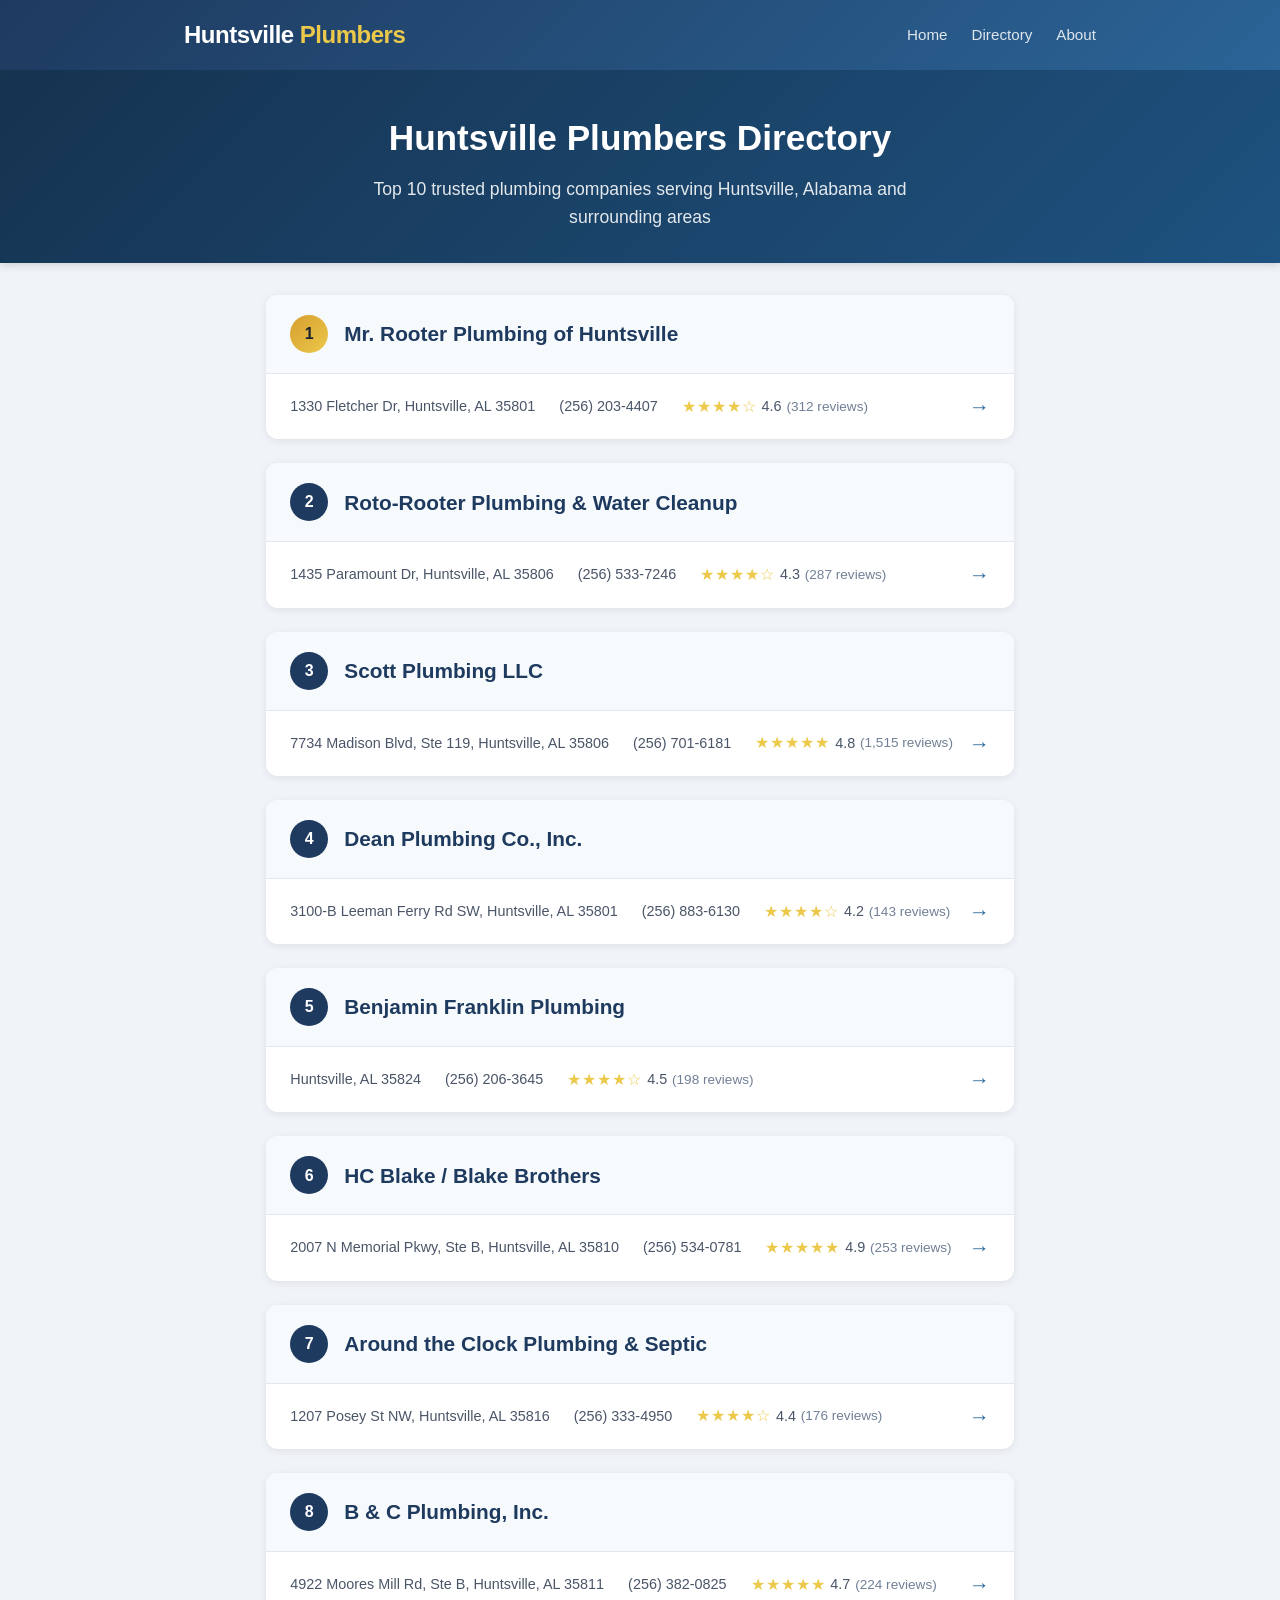
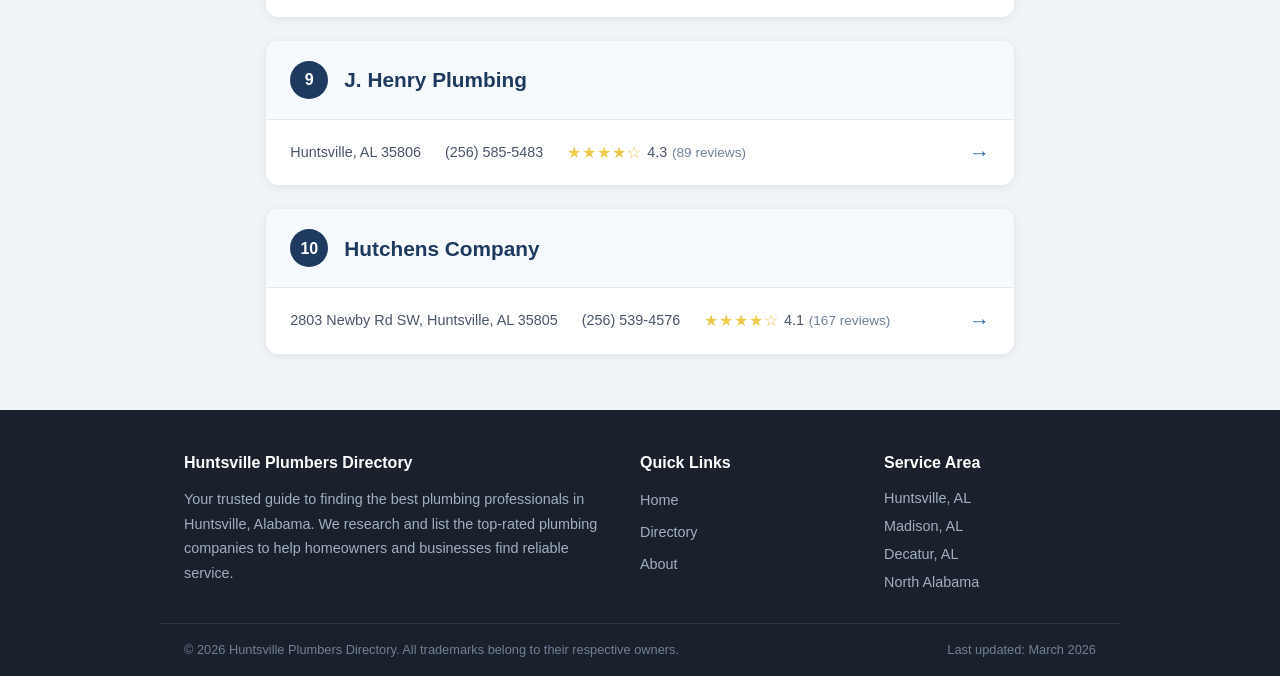
<file: index.html>
<!DOCTYPE html>
<html lang="en">
<head>
    <meta charset="UTF-8">
    <meta name="viewport" content="width=device-width, initial-scale=1.0">
    <title>Top 10 Plumbers in Huntsville, AL | Huntsville Plumbers Directory</title>
    <meta name="description" content="Find the best plumbers in Huntsville, Alabama. Compare top-rated plumbing companies with reviews, phone numbers, and addresses.">
    <link rel="stylesheet" href="styles.css">
</head>
<body>

<header class="site-header">
    <div class="header-top">
        <div class="header-logo"><a href="/">Huntsville <span>Plumbers</span></a></div>
        <nav class="header-nav">
            <a href="/">Home</a>
            <a href="#directory">Directory</a>
            <a href="#about">About</a>
        </nav>
    </div>
    <div class="hero">
        <h1>Huntsville Plumbers Directory</h1>
        <p>Top 10 trusted plumbing companies serving Huntsville, Alabama and surrounding areas</p>
    </div>
</header>

<div class="container" id="directory">

    <!-- 1. Mr. Rooter Plumbing -->
    <div class="company-card">
        <a href="companies/mr-rooter.html" class="card-link">
            <div class="card-header">
                <div class="rank top">1</div>
                <h2>Mr. Rooter Plumbing of Huntsville</h2>
            </div>
            <div class="card-summary">
                <div class="card-meta">
                    <span>1330 Fletcher Dr, Huntsville, AL 35801</span>
                    <span>(256) 203-4407</span>
                    <span><span class="stars">&#9733;&#9733;&#9733;&#9733;&#9734;</span> 4.6 <span class="review-count">(312 reviews)</span></span>
                </div>
                <span class="card-arrow">&rarr;</span>
            </div>
        </a>
    </div>

    <!-- 2. Roto-Rooter -->
    <div class="company-card">
        <a href="companies/roto-rooter.html" class="card-link">
            <div class="card-header">
                <div class="rank">2</div>
                <h2>Roto-Rooter Plumbing &amp; Water Cleanup</h2>
            </div>
            <div class="card-summary">
                <div class="card-meta">
                    <span>1435 Paramount Dr, Huntsville, AL 35806</span>
                    <span>(256) 533-7246</span>
                    <span><span class="stars">&#9733;&#9733;&#9733;&#9733;&#9734;</span> 4.3 <span class="review-count">(287 reviews)</span></span>
                </div>
                <span class="card-arrow">&rarr;</span>
            </div>
        </a>
    </div>

    <!-- 3. Scott Plumbing -->
    <div class="company-card">
        <a href="companies/scott-plumbing.html" class="card-link">
            <div class="card-header">
                <div class="rank">3</div>
                <h2>Scott Plumbing LLC</h2>
            </div>
            <div class="card-summary">
                <div class="card-meta">
                    <span>7734 Madison Blvd, Ste 119, Huntsville, AL 35806</span>
                    <span>(256) 701-6181</span>
                    <span><span class="stars">&#9733;&#9733;&#9733;&#9733;&#9733;</span> 4.8 <span class="review-count">(1,515 reviews)</span></span>
                </div>
                <span class="card-arrow">&rarr;</span>
            </div>
        </a>
    </div>

    <!-- 4. Dean Plumbing -->
    <div class="company-card">
        <a href="companies/dean-plumbing.html" class="card-link">
            <div class="card-header">
                <div class="rank">4</div>
                <h2>Dean Plumbing Co., Inc.</h2>
            </div>
            <div class="card-summary">
                <div class="card-meta">
                    <span>3100-B Leeman Ferry Rd SW, Huntsville, AL 35801</span>
                    <span>(256) 883-6130</span>
                    <span><span class="stars">&#9733;&#9733;&#9733;&#9733;&#9734;</span> 4.2 <span class="review-count">(143 reviews)</span></span>
                </div>
                <span class="card-arrow">&rarr;</span>
            </div>
        </a>
    </div>

    <!-- 5. Benjamin Franklin Plumbing -->
    <div class="company-card">
        <a href="companies/benjamin-franklin.html" class="card-link">
            <div class="card-header">
                <div class="rank">5</div>
                <h2>Benjamin Franklin Plumbing</h2>
            </div>
            <div class="card-summary">
                <div class="card-meta">
                    <span>Huntsville, AL 35824</span>
                    <span>(256) 206-3645</span>
                    <span><span class="stars">&#9733;&#9733;&#9733;&#9733;&#9734;</span> 4.5 <span class="review-count">(198 reviews)</span></span>
                </div>
                <span class="card-arrow">&rarr;</span>
            </div>
        </a>
    </div>

    <!-- 6. HC Blake / Blake Brothers -->
    <div class="company-card">
        <a href="companies/hc-blake.html" class="card-link">
            <div class="card-header">
                <div class="rank">6</div>
                <h2>HC Blake / Blake Brothers</h2>
            </div>
            <div class="card-summary">
                <div class="card-meta">
                    <span>2007 N Memorial Pkwy, Ste B, Huntsville, AL 35810</span>
                    <span>(256) 534-0781</span>
                    <span><span class="stars">&#9733;&#9733;&#9733;&#9733;&#9733;</span> 4.9 <span class="review-count">(253 reviews)</span></span>
                </div>
                <span class="card-arrow">&rarr;</span>
            </div>
        </a>
    </div>

    <!-- 7. Around the Clock Plumbing -->
    <div class="company-card">
        <a href="companies/around-the-clock.html" class="card-link">
            <div class="card-header">
                <div class="rank">7</div>
                <h2>Around the Clock Plumbing &amp; Septic</h2>
            </div>
            <div class="card-summary">
                <div class="card-meta">
                    <span>1207 Posey St NW, Huntsville, AL 35816</span>
                    <span>(256) 333-4950</span>
                    <span><span class="stars">&#9733;&#9733;&#9733;&#9733;&#9734;</span> 4.4 <span class="review-count">(176 reviews)</span></span>
                </div>
                <span class="card-arrow">&rarr;</span>
            </div>
        </a>
    </div>

    <!-- 8. B & C Plumbing -->
    <div class="company-card">
        <a href="companies/b-and-c-plumbing.html" class="card-link">
            <div class="card-header">
                <div class="rank">8</div>
                <h2>B &amp; C Plumbing, Inc.</h2>
            </div>
            <div class="card-summary">
                <div class="card-meta">
                    <span>4922 Moores Mill Rd, Ste B, Huntsville, AL 35811</span>
                    <span>(256) 382-0825</span>
                    <span><span class="stars">&#9733;&#9733;&#9733;&#9733;&#9733;</span> 4.7 <span class="review-count">(224 reviews)</span></span>
                </div>
                <span class="card-arrow">&rarr;</span>
            </div>
        </a>
    </div>

    <!-- 9. J. Henry Plumbing -->
    <div class="company-card">
        <a href="companies/j-henry.html" class="card-link">
            <div class="card-header">
                <div class="rank">9</div>
                <h2>J. Henry Plumbing</h2>
            </div>
            <div class="card-summary">
                <div class="card-meta">
                    <span>Huntsville, AL 35806</span>
                    <span>(256) 585-5483</span>
                    <span><span class="stars">&#9733;&#9733;&#9733;&#9733;&#9734;</span> 4.3 <span class="review-count">(89 reviews)</span></span>
                </div>
                <span class="card-arrow">&rarr;</span>
            </div>
        </a>
    </div>

    <!-- 10. Hutchens Company -->
    <div class="company-card">
        <a href="companies/hutchens.html" class="card-link">
            <div class="card-header">
                <div class="rank">10</div>
                <h2>Hutchens Company</h2>
            </div>
            <div class="card-summary">
                <div class="card-meta">
                    <span>2803 Newby Rd SW, Huntsville, AL 35805</span>
                    <span>(256) 539-4576</span>
                    <span><span class="stars">&#9733;&#9733;&#9733;&#9733;&#9734;</span> 4.1 <span class="review-count">(167 reviews)</span></span>
                </div>
                <span class="card-arrow">&rarr;</span>
            </div>
        </a>
    </div>

</div>

<footer class="site-footer" id="about">
    <div class="footer-inner">
        <div class="footer-about">
            <h3>Huntsville Plumbers Directory</h3>
            <p>Your trusted guide to finding the best plumbing professionals in Huntsville, Alabama. We research and list the top-rated plumbing companies to help homeowners and businesses find reliable service.</p>
        </div>
        <div class="footer-links">
            <h3>Quick Links</h3>
            <ul>
                <li><a href="/">Home</a></li>
                <li><a href="#directory">Directory</a></li>
                <li><a href="#about">About</a></li>
            </ul>
        </div>
        <div class="footer-contact">
            <h3>Service Area</h3>
            <p>Huntsville, AL</p>
            <p>Madison, AL</p>
            <p>Decatur, AL</p>
            <p>North Alabama</p>
        </div>
    </div>
    <div class="footer-bottom">
        <span>&copy; 2026 Huntsville Plumbers Directory. All trademarks belong to their respective owners.</span>
        <span>Last updated: March 2026</span>
    </div>
</footer>

</body>
</html>
</file>
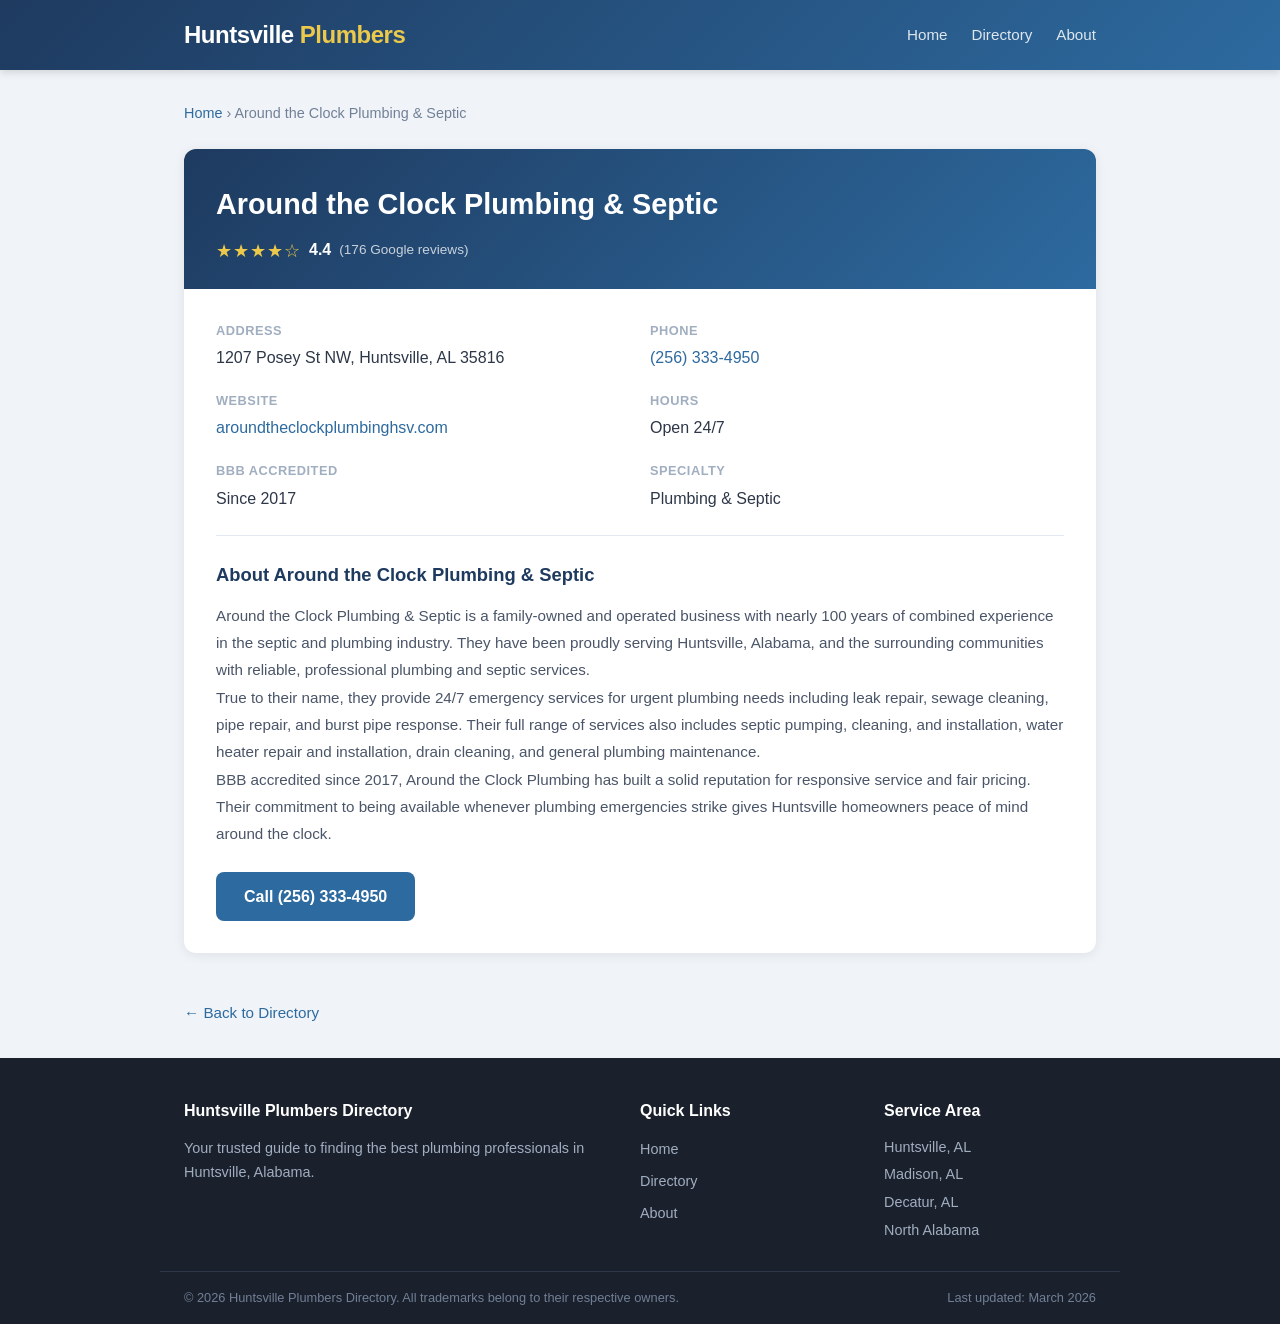
<file: companies/around-the-clock.html>
<!DOCTYPE html>
<html lang="en">
<head>
    <meta charset="UTF-8">
    <meta name="viewport" content="width=device-width, initial-scale=1.0">
    <title>Around the Clock Plumbing &amp; Septic | Huntsville Plumbers Directory</title>
    <meta name="description" content="Around the Clock Plumbing & Septic in Huntsville, AL. Family-owned with 24/7 emergency services. Plumbing, septic, water heaters, and leak repair.">
    <link rel="stylesheet" href="../styles.css">
</head>
<body>

<header class="site-header">
    <div class="header-top">
        <div class="header-logo"><a href="../">Huntsville <span>Plumbers</span></a></div>
        <nav class="header-nav">
            <a href="../">Home</a>
            <a href="../#directory">Directory</a>
            <a href="../#about">About</a>
        </nav>
    </div>
</header>

<div class="container">
    <div class="breadcrumb">
        <a href="../">Home</a> &rsaquo; Around the Clock Plumbing &amp; Septic
    </div>

    <div class="detail-card">
        <div class="detail-header">
            <h1>Around the Clock Plumbing &amp; Septic</h1>
            <div class="detail-rating">
                <span class="stars">&#9733;&#9733;&#9733;&#9733;&#9734;</span>
                <strong>4.4</strong>
                <span class="review-count">(176 Google reviews)</span>
            </div>
        </div>
        <div class="detail-body">
            <div class="detail-info-grid">
                <div class="detail-info-item">
                    <span class="label">Address</span>
                    <span class="value">1207 Posey St NW, Huntsville, AL 35816</span>
                </div>
                <div class="detail-info-item">
                    <span class="label">Phone</span>
                    <span class="value"><a href="tel:+12563334950" rel="nofollow" target="_blank">(256) 333-4950</a></span>
                </div>
                <div class="detail-info-item">
                    <span class="label">Website</span>
                    <span class="value"><a href="https://aroundtheclockplumbinghsv.com/" rel="nofollow" target="_blank">aroundtheclockplumbinghsv.com</a></span>
                </div>
                <div class="detail-info-item">
                    <span class="label">Hours</span>
                    <span class="value">Open 24/7</span>
                </div>
                <div class="detail-info-item">
                    <span class="label">BBB Accredited</span>
                    <span class="value">Since 2017</span>
                </div>
                <div class="detail-info-item">
                    <span class="label">Specialty</span>
                    <span class="value">Plumbing &amp; Septic</span>
                </div>
            </div>
            <div class="detail-description">
                <h2>About Around the Clock Plumbing &amp; Septic</h2>
                <p>Around the Clock Plumbing &amp; Septic is a family-owned and operated business with nearly 100 years of combined experience in the septic and plumbing industry. They have been proudly serving Huntsville, Alabama, and the surrounding communities with reliable, professional plumbing and septic services.</p>
                <p>True to their name, they provide 24/7 emergency services for urgent plumbing needs including leak repair, sewage cleaning, pipe repair, and burst pipe response. Their full range of services also includes septic pumping, cleaning, and installation, water heater repair and installation, drain cleaning, and general plumbing maintenance.</p>
                <p>BBB accredited since 2017, Around the Clock Plumbing has built a solid reputation for responsive service and fair pricing. Their commitment to being available whenever plumbing emergencies strike gives Huntsville homeowners peace of mind around the clock.</p>
            </div>
            <a href="tel:+12563334950" class="cta-button" rel="nofollow" target="_blank">Call (256) 333-4950</a>
        </div>
    </div>

    <a href="../" class="back-link">&larr; Back to Directory</a>
</div>

<footer class="site-footer">
    <div class="footer-inner">
        <div class="footer-about">
            <h3>Huntsville Plumbers Directory</h3>
            <p>Your trusted guide to finding the best plumbing professionals in Huntsville, Alabama.</p>
        </div>
        <div class="footer-links">
            <h3>Quick Links</h3>
            <ul>
                <li><a href="../">Home</a></li>
                <li><a href="../#directory">Directory</a></li>
                <li><a href="../#about">About</a></li>
            </ul>
        </div>
        <div class="footer-contact">
            <h3>Service Area</h3>
            <p>Huntsville, AL</p>
            <p>Madison, AL</p>
            <p>Decatur, AL</p>
            <p>North Alabama</p>
        </div>
    </div>
    <div class="footer-bottom">
        <span>&copy; 2026 Huntsville Plumbers Directory. All trademarks belong to their respective owners.</span>
        <span>Last updated: March 2026</span>
    </div>
</footer>

</body>
</html>
</file>
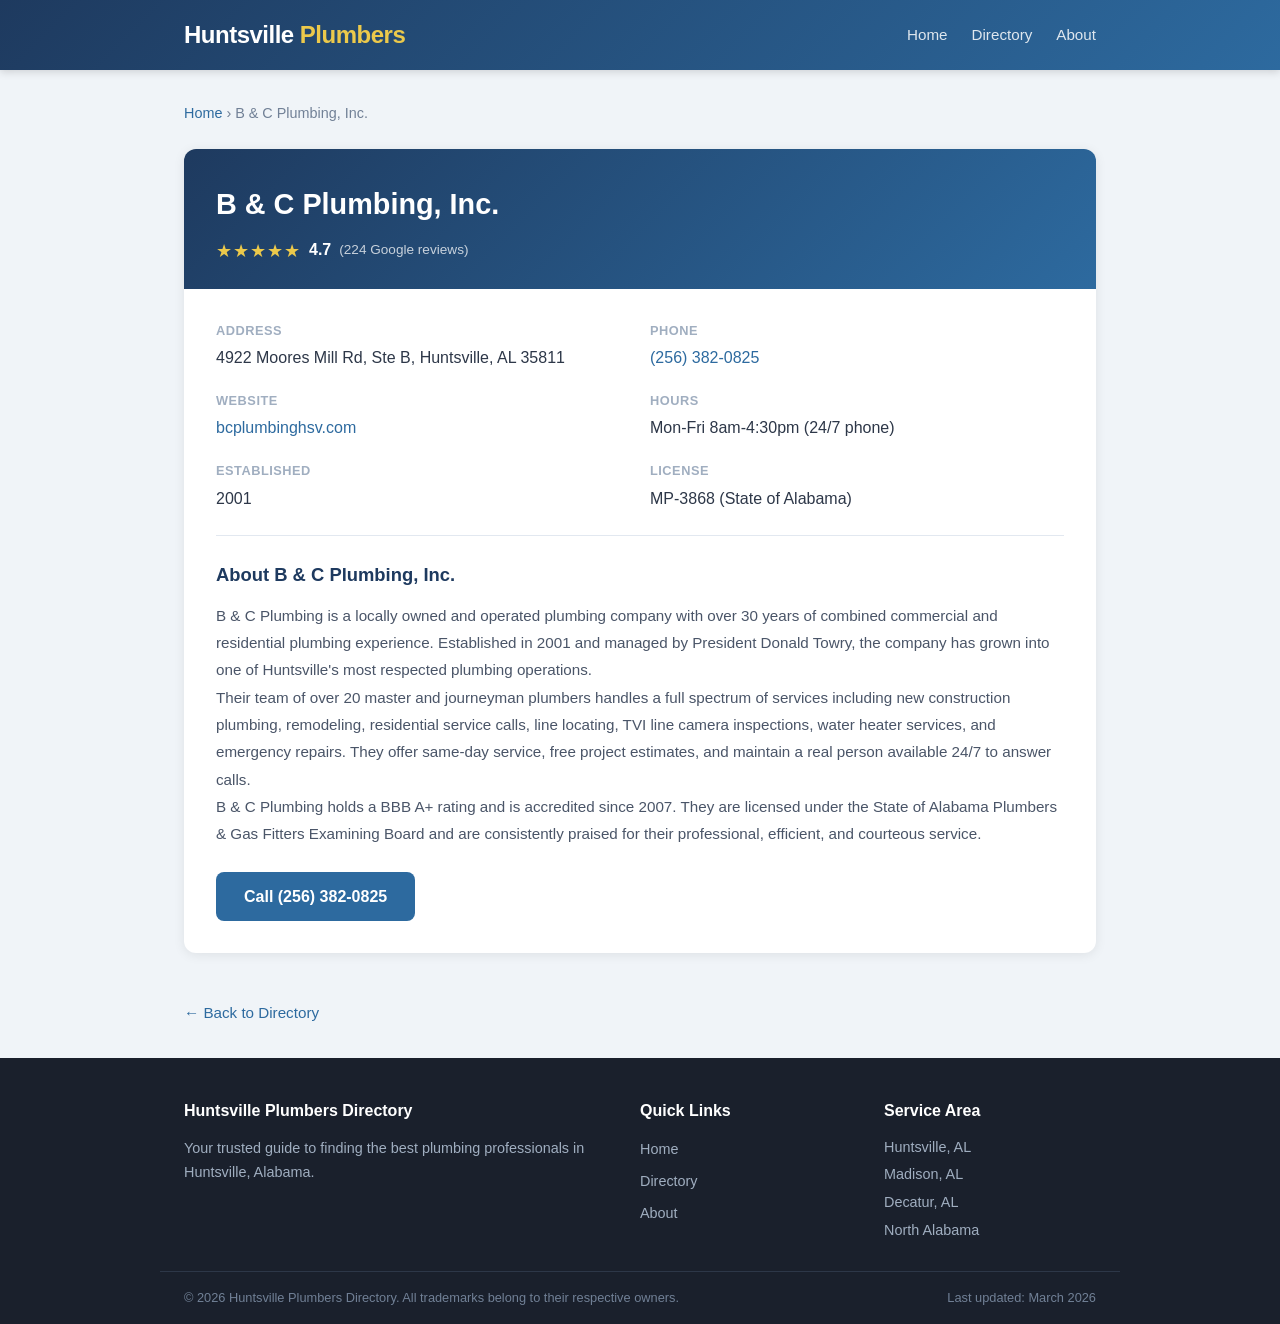
<file: companies/b-and-c-plumbing.html>
<!DOCTYPE html>
<html lang="en">
<head>
    <meta charset="UTF-8">
    <meta name="viewport" content="width=device-width, initial-scale=1.0">
    <title>B &amp; C Plumbing, Inc. | Huntsville Plumbers Directory</title>
    <meta name="description" content="B & C Plumbing, Inc. in Huntsville, AL. Over 30 years of experience with 20+ master and journeyman plumbers. BBB A+ rated. Same-day service available.">
    <link rel="stylesheet" href="../styles.css">
</head>
<body>

<header class="site-header">
    <div class="header-top">
        <div class="header-logo"><a href="../">Huntsville <span>Plumbers</span></a></div>
        <nav class="header-nav">
            <a href="../">Home</a>
            <a href="../#directory">Directory</a>
            <a href="../#about">About</a>
        </nav>
    </div>
</header>

<div class="container">
    <div class="breadcrumb">
        <a href="../">Home</a> &rsaquo; B &amp; C Plumbing, Inc.
    </div>

    <div class="detail-card">
        <div class="detail-header">
            <h1>B &amp; C Plumbing, Inc.</h1>
            <div class="detail-rating">
                <span class="stars">&#9733;&#9733;&#9733;&#9733;&#9733;</span>
                <strong>4.7</strong>
                <span class="review-count">(224 Google reviews)</span>
            </div>
        </div>
        <div class="detail-body">
            <div class="detail-info-grid">
                <div class="detail-info-item">
                    <span class="label">Address</span>
                    <span class="value">4922 Moores Mill Rd, Ste B, Huntsville, AL 35811</span>
                </div>
                <div class="detail-info-item">
                    <span class="label">Phone</span>
                    <span class="value"><a href="tel:+12563820825" rel="nofollow" target="_blank">(256) 382-0825</a></span>
                </div>
                <div class="detail-info-item">
                    <span class="label">Website</span>
                    <span class="value"><a href="https://bcplumbinghsv.com/" rel="nofollow" target="_blank">bcplumbinghsv.com</a></span>
                </div>
                <div class="detail-info-item">
                    <span class="label">Hours</span>
                    <span class="value">Mon-Fri 8am-4:30pm (24/7 phone)</span>
                </div>
                <div class="detail-info-item">
                    <span class="label">Established</span>
                    <span class="value">2001</span>
                </div>
                <div class="detail-info-item">
                    <span class="label">License</span>
                    <span class="value">MP-3868 (State of Alabama)</span>
                </div>
            </div>
            <div class="detail-description">
                <h2>About B &amp; C Plumbing, Inc.</h2>
                <p>B &amp; C Plumbing is a locally owned and operated plumbing company with over 30 years of combined commercial and residential plumbing experience. Established in 2001 and managed by President Donald Towry, the company has grown into one of Huntsville's most respected plumbing operations.</p>
                <p>Their team of over 20 master and journeyman plumbers handles a full spectrum of services including new construction plumbing, remodeling, residential service calls, line locating, TVI line camera inspections, water heater services, and emergency repairs. They offer same-day service, free project estimates, and maintain a real person available 24/7 to answer calls.</p>
                <p>B &amp; C Plumbing holds a BBB A+ rating and is accredited since 2007. They are licensed under the State of Alabama Plumbers &amp; Gas Fitters Examining Board and are consistently praised for their professional, efficient, and courteous service.</p>
            </div>
            <a href="tel:+12563820825" class="cta-button" rel="nofollow" target="_blank">Call (256) 382-0825</a>
        </div>
    </div>

    <a href="../" class="back-link">&larr; Back to Directory</a>
</div>

<footer class="site-footer">
    <div class="footer-inner">
        <div class="footer-about">
            <h3>Huntsville Plumbers Directory</h3>
            <p>Your trusted guide to finding the best plumbing professionals in Huntsville, Alabama.</p>
        </div>
        <div class="footer-links">
            <h3>Quick Links</h3>
            <ul>
                <li><a href="../">Home</a></li>
                <li><a href="../#directory">Directory</a></li>
                <li><a href="../#about">About</a></li>
            </ul>
        </div>
        <div class="footer-contact">
            <h3>Service Area</h3>
            <p>Huntsville, AL</p>
            <p>Madison, AL</p>
            <p>Decatur, AL</p>
            <p>North Alabama</p>
        </div>
    </div>
    <div class="footer-bottom">
        <span>&copy; 2026 Huntsville Plumbers Directory. All trademarks belong to their respective owners.</span>
        <span>Last updated: March 2026</span>
    </div>
</footer>

</body>
</html>
</file>
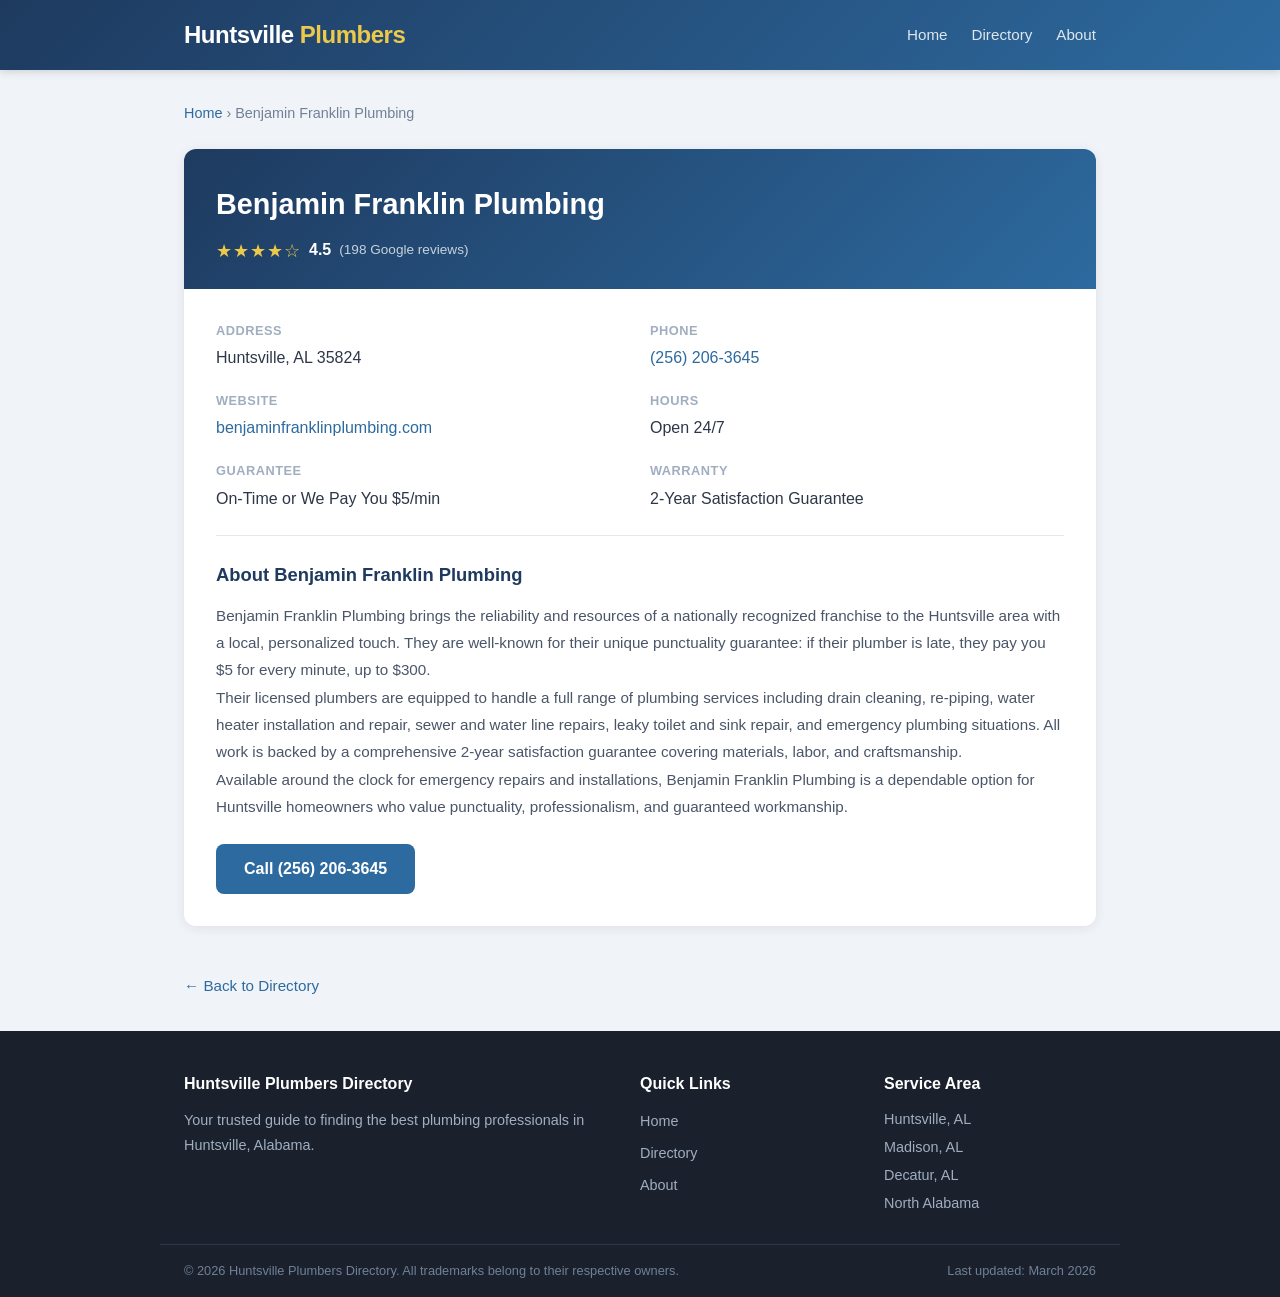
<file: companies/benjamin-franklin.html>
<!DOCTYPE html>
<html lang="en">
<head>
    <meta charset="UTF-8">
    <meta name="viewport" content="width=device-width, initial-scale=1.0">
    <title>Benjamin Franklin Plumbing | Huntsville Plumbers Directory</title>
    <meta name="description" content="Benjamin Franklin Plumbing in Huntsville, AL. 24/7 emergency plumbing with punctuality guarantee. Drain cleaning, water heaters, sewer repair.">
    <link rel="stylesheet" href="../styles.css">
</head>
<body>

<header class="site-header">
    <div class="header-top">
        <div class="header-logo"><a href="../">Huntsville <span>Plumbers</span></a></div>
        <nav class="header-nav">
            <a href="../">Home</a>
            <a href="../#directory">Directory</a>
            <a href="../#about">About</a>
        </nav>
    </div>
</header>

<div class="container">
    <div class="breadcrumb">
        <a href="../">Home</a> &rsaquo; Benjamin Franklin Plumbing
    </div>

    <div class="detail-card">
        <div class="detail-header">
            <h1>Benjamin Franklin Plumbing</h1>
            <div class="detail-rating">
                <span class="stars">&#9733;&#9733;&#9733;&#9733;&#9734;</span>
                <strong>4.5</strong>
                <span class="review-count">(198 Google reviews)</span>
            </div>
        </div>
        <div class="detail-body">
            <div class="detail-info-grid">
                <div class="detail-info-item">
                    <span class="label">Address</span>
                    <span class="value">Huntsville, AL 35824</span>
                </div>
                <div class="detail-info-item">
                    <span class="label">Phone</span>
                    <span class="value"><a href="tel:+12562063645" rel="nofollow" target="_blank">(256) 206-3645</a></span>
                </div>
                <div class="detail-info-item">
                    <span class="label">Website</span>
                    <span class="value"><a href="https://www.benjaminfranklinplumbing.com/" rel="nofollow" target="_blank">benjaminfranklinplumbing.com</a></span>
                </div>
                <div class="detail-info-item">
                    <span class="label">Hours</span>
                    <span class="value">Open 24/7</span>
                </div>
                <div class="detail-info-item">
                    <span class="label">Guarantee</span>
                    <span class="value">On-Time or We Pay You $5/min</span>
                </div>
                <div class="detail-info-item">
                    <span class="label">Warranty</span>
                    <span class="value">2-Year Satisfaction Guarantee</span>
                </div>
            </div>
            <div class="detail-description">
                <h2>About Benjamin Franklin Plumbing</h2>
                <p>Benjamin Franklin Plumbing brings the reliability and resources of a nationally recognized franchise to the Huntsville area with a local, personalized touch. They are well-known for their unique punctuality guarantee: if their plumber is late, they pay you $5 for every minute, up to $300.</p>
                <p>Their licensed plumbers are equipped to handle a full range of plumbing services including drain cleaning, re-piping, water heater installation and repair, sewer and water line repairs, leaky toilet and sink repair, and emergency plumbing situations. All work is backed by a comprehensive 2-year satisfaction guarantee covering materials, labor, and craftsmanship.</p>
                <p>Available around the clock for emergency repairs and installations, Benjamin Franklin Plumbing is a dependable option for Huntsville homeowners who value punctuality, professionalism, and guaranteed workmanship.</p>
            </div>
            <a href="tel:+12562063645" class="cta-button" rel="nofollow" target="_blank">Call (256) 206-3645</a>
        </div>
    </div>

    <a href="../" class="back-link">&larr; Back to Directory</a>
</div>

<footer class="site-footer">
    <div class="footer-inner">
        <div class="footer-about">
            <h3>Huntsville Plumbers Directory</h3>
            <p>Your trusted guide to finding the best plumbing professionals in Huntsville, Alabama.</p>
        </div>
        <div class="footer-links">
            <h3>Quick Links</h3>
            <ul>
                <li><a href="../">Home</a></li>
                <li><a href="../#directory">Directory</a></li>
                <li><a href="../#about">About</a></li>
            </ul>
        </div>
        <div class="footer-contact">
            <h3>Service Area</h3>
            <p>Huntsville, AL</p>
            <p>Madison, AL</p>
            <p>Decatur, AL</p>
            <p>North Alabama</p>
        </div>
    </div>
    <div class="footer-bottom">
        <span>&copy; 2026 Huntsville Plumbers Directory. All trademarks belong to their respective owners.</span>
        <span>Last updated: March 2026</span>
    </div>
</footer>

</body>
</html>
</file>
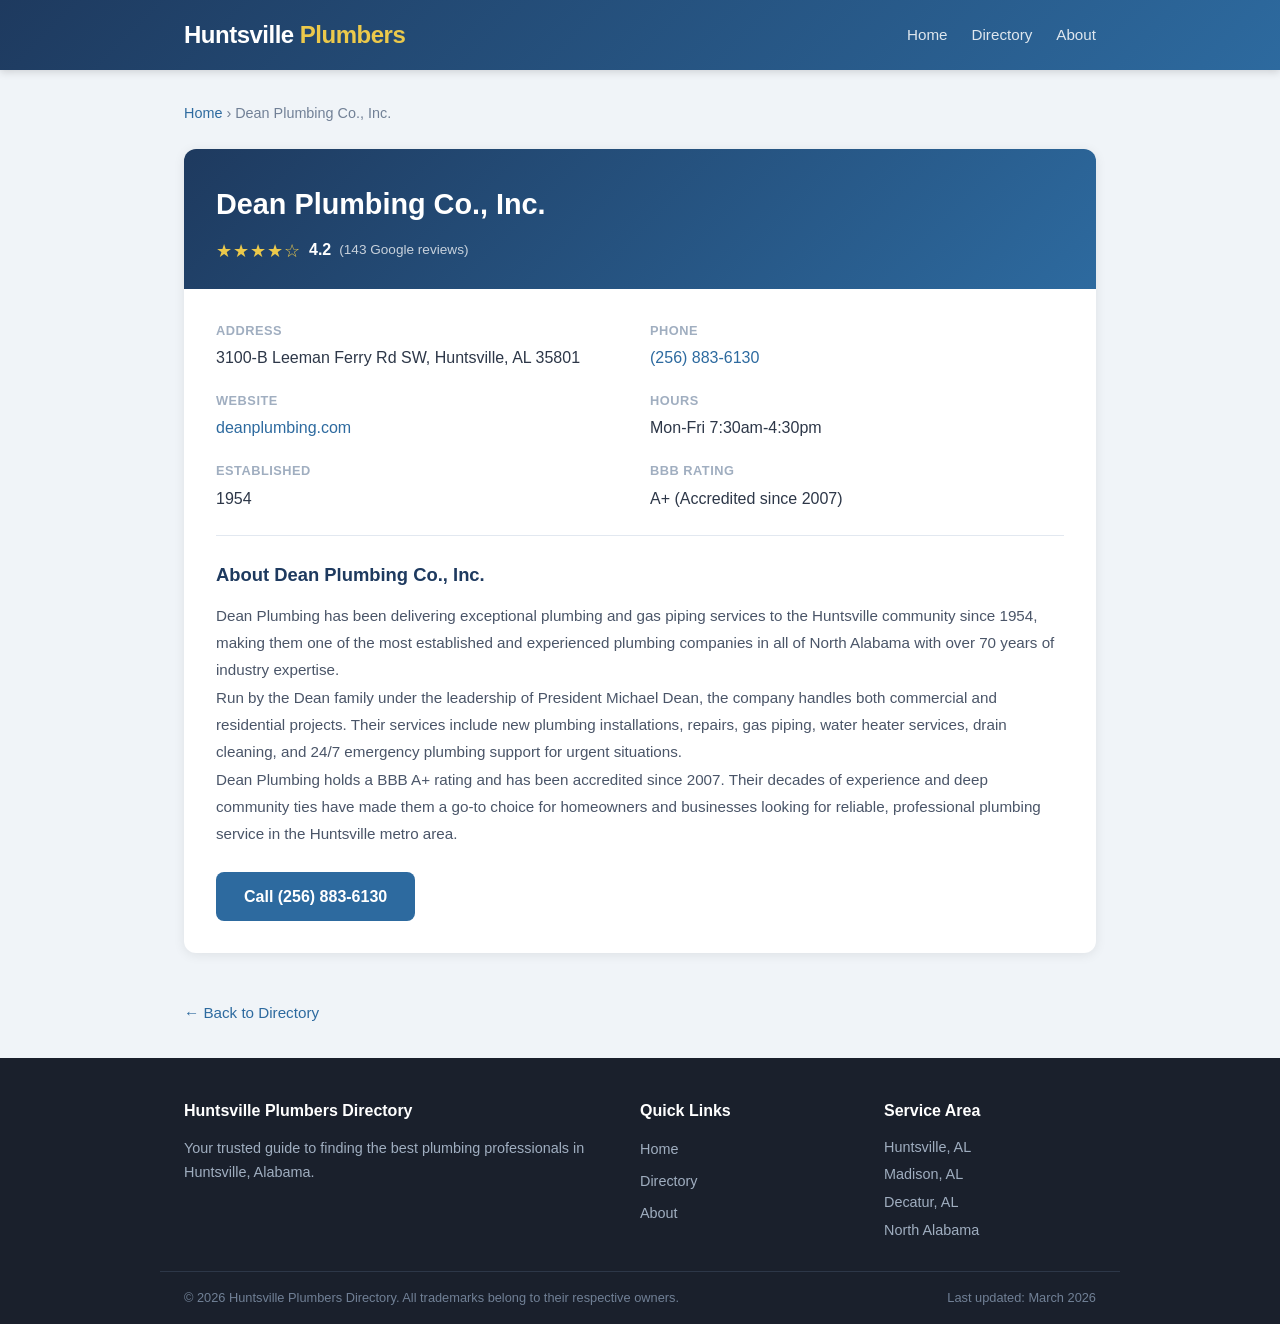
<file: companies/dean-plumbing.html>
<!DOCTYPE html>
<html lang="en">
<head>
    <meta charset="UTF-8">
    <meta name="viewport" content="width=device-width, initial-scale=1.0">
    <title>Dean Plumbing Co., Inc. | Huntsville Plumbers Directory</title>
    <meta name="description" content="Dean Plumbing Co., Inc. - serving Huntsville, AL since 1954. Over 70 years of commercial and residential plumbing and gas piping services.">
    <link rel="stylesheet" href="../styles.css">
</head>
<body>

<header class="site-header">
    <div class="header-top">
        <div class="header-logo"><a href="../">Huntsville <span>Plumbers</span></a></div>
        <nav class="header-nav">
            <a href="../">Home</a>
            <a href="../#directory">Directory</a>
            <a href="../#about">About</a>
        </nav>
    </div>
</header>

<div class="container">
    <div class="breadcrumb">
        <a href="../">Home</a> &rsaquo; Dean Plumbing Co., Inc.
    </div>

    <div class="detail-card">
        <div class="detail-header">
            <h1>Dean Plumbing Co., Inc.</h1>
            <div class="detail-rating">
                <span class="stars">&#9733;&#9733;&#9733;&#9733;&#9734;</span>
                <strong>4.2</strong>
                <span class="review-count">(143 Google reviews)</span>
            </div>
        </div>
        <div class="detail-body">
            <div class="detail-info-grid">
                <div class="detail-info-item">
                    <span class="label">Address</span>
                    <span class="value">3100-B Leeman Ferry Rd SW, Huntsville, AL 35801</span>
                </div>
                <div class="detail-info-item">
                    <span class="label">Phone</span>
                    <span class="value"><a href="tel:+12568836130" rel="nofollow" target="_blank">(256) 883-6130</a></span>
                </div>
                <div class="detail-info-item">
                    <span class="label">Website</span>
                    <span class="value"><a href="https://www.deanplumbing.com/" rel="nofollow" target="_blank">deanplumbing.com</a></span>
                </div>
                <div class="detail-info-item">
                    <span class="label">Hours</span>
                    <span class="value">Mon-Fri 7:30am-4:30pm</span>
                </div>
                <div class="detail-info-item">
                    <span class="label">Established</span>
                    <span class="value">1954</span>
                </div>
                <div class="detail-info-item">
                    <span class="label">BBB Rating</span>
                    <span class="value">A+ (Accredited since 2007)</span>
                </div>
            </div>
            <div class="detail-description">
                <h2>About Dean Plumbing Co., Inc.</h2>
                <p>Dean Plumbing has been delivering exceptional plumbing and gas piping services to the Huntsville community since 1954, making them one of the most established and experienced plumbing companies in all of North Alabama with over 70 years of industry expertise.</p>
                <p>Run by the Dean family under the leadership of President Michael Dean, the company handles both commercial and residential projects. Their services include new plumbing installations, repairs, gas piping, water heater services, drain cleaning, and 24/7 emergency plumbing support for urgent situations.</p>
                <p>Dean Plumbing holds a BBB A+ rating and has been accredited since 2007. Their decades of experience and deep community ties have made them a go-to choice for homeowners and businesses looking for reliable, professional plumbing service in the Huntsville metro area.</p>
            </div>
            <a href="tel:+12568836130" class="cta-button" rel="nofollow" target="_blank">Call (256) 883-6130</a>
        </div>
    </div>

    <a href="../" class="back-link">&larr; Back to Directory</a>
</div>

<footer class="site-footer">
    <div class="footer-inner">
        <div class="footer-about">
            <h3>Huntsville Plumbers Directory</h3>
            <p>Your trusted guide to finding the best plumbing professionals in Huntsville, Alabama.</p>
        </div>
        <div class="footer-links">
            <h3>Quick Links</h3>
            <ul>
                <li><a href="../">Home</a></li>
                <li><a href="../#directory">Directory</a></li>
                <li><a href="../#about">About</a></li>
            </ul>
        </div>
        <div class="footer-contact">
            <h3>Service Area</h3>
            <p>Huntsville, AL</p>
            <p>Madison, AL</p>
            <p>Decatur, AL</p>
            <p>North Alabama</p>
        </div>
    </div>
    <div class="footer-bottom">
        <span>&copy; 2026 Huntsville Plumbers Directory. All trademarks belong to their respective owners.</span>
        <span>Last updated: March 2026</span>
    </div>
</footer>

</body>
</html>
</file>
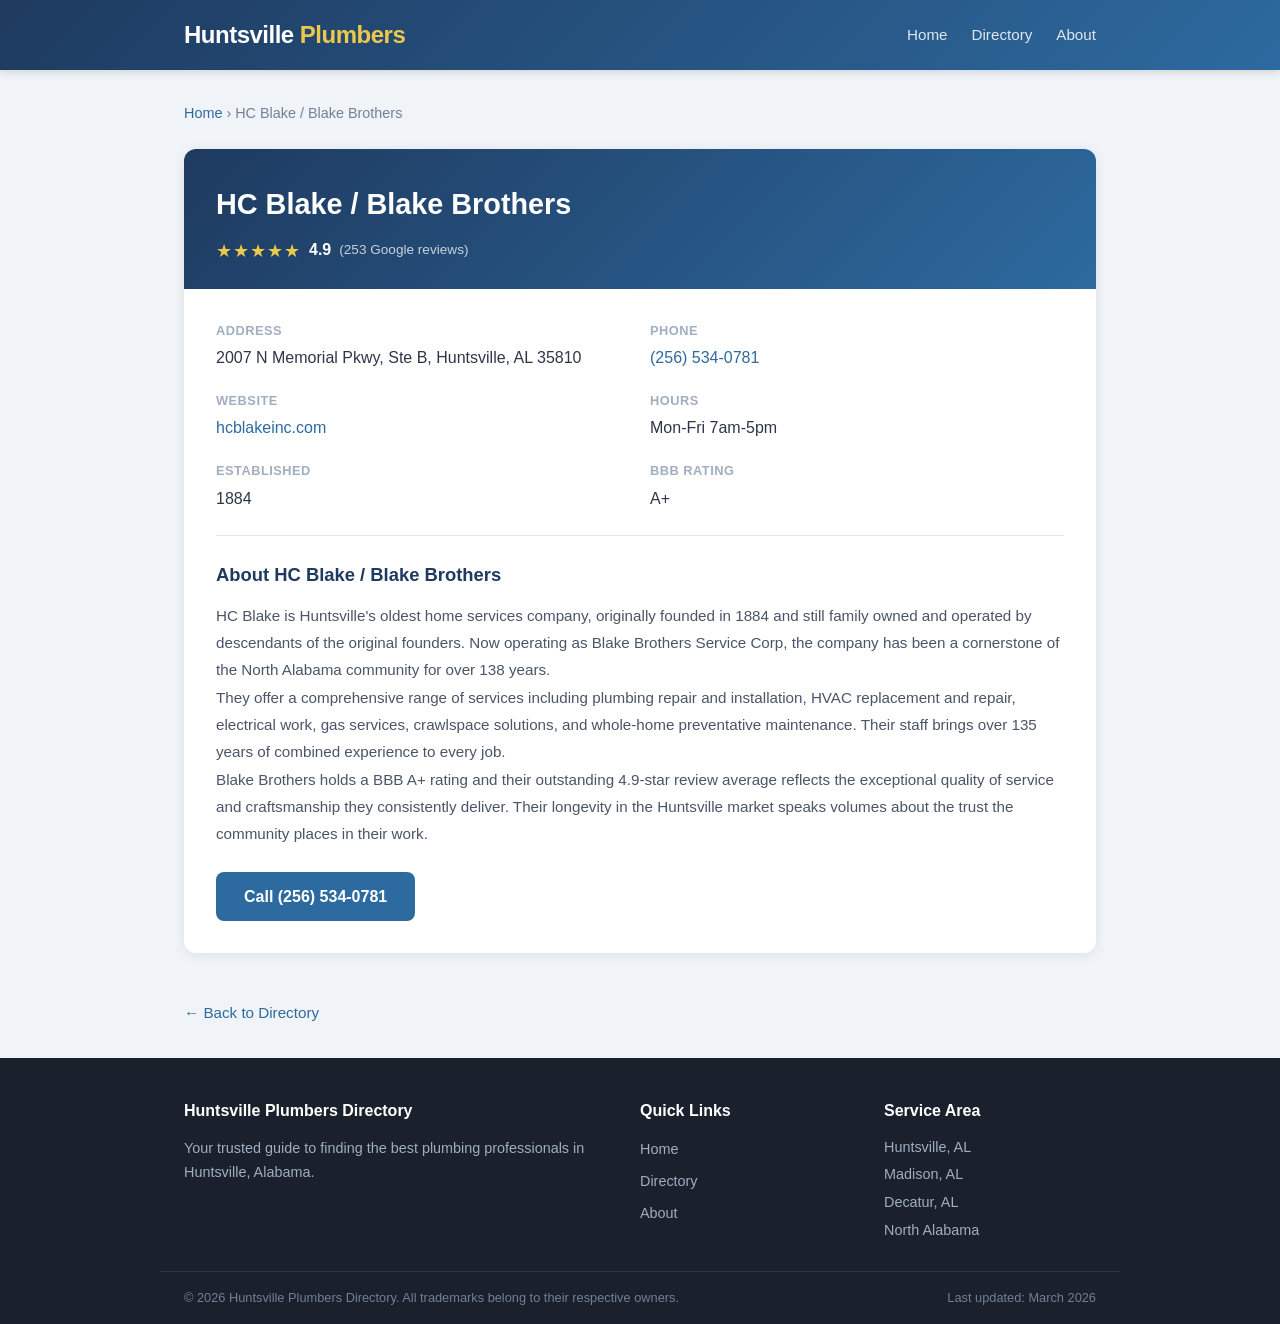
<file: companies/hc-blake.html>
<!DOCTYPE html>
<html lang="en">
<head>
    <meta charset="UTF-8">
    <meta name="viewport" content="width=device-width, initial-scale=1.0">
    <title>HC Blake / Blake Brothers | Huntsville Plumbers Directory</title>
    <meta name="description" content="HC Blake / Blake Brothers - Huntsville's oldest home services company, founded 1884. Plumbing, HVAC, electrical, and gas services. BBB A+ rated.">
    <link rel="stylesheet" href="../styles.css">
</head>
<body>

<header class="site-header">
    <div class="header-top">
        <div class="header-logo"><a href="../">Huntsville <span>Plumbers</span></a></div>
        <nav class="header-nav">
            <a href="../">Home</a>
            <a href="../#directory">Directory</a>
            <a href="../#about">About</a>
        </nav>
    </div>
</header>

<div class="container">
    <div class="breadcrumb">
        <a href="../">Home</a> &rsaquo; HC Blake / Blake Brothers
    </div>

    <div class="detail-card">
        <div class="detail-header">
            <h1>HC Blake / Blake Brothers</h1>
            <div class="detail-rating">
                <span class="stars">&#9733;&#9733;&#9733;&#9733;&#9733;</span>
                <strong>4.9</strong>
                <span class="review-count">(253 Google reviews)</span>
            </div>
        </div>
        <div class="detail-body">
            <div class="detail-info-grid">
                <div class="detail-info-item">
                    <span class="label">Address</span>
                    <span class="value">2007 N Memorial Pkwy, Ste B, Huntsville, AL 35810</span>
                </div>
                <div class="detail-info-item">
                    <span class="label">Phone</span>
                    <span class="value"><a href="tel:+12565340781" rel="nofollow" target="_blank">(256) 534-0781</a></span>
                </div>
                <div class="detail-info-item">
                    <span class="label">Website</span>
                    <span class="value"><a href="https://hcblakeinc.com/" rel="nofollow" target="_blank">hcblakeinc.com</a></span>
                </div>
                <div class="detail-info-item">
                    <span class="label">Hours</span>
                    <span class="value">Mon-Fri 7am-5pm</span>
                </div>
                <div class="detail-info-item">
                    <span class="label">Established</span>
                    <span class="value">1884</span>
                </div>
                <div class="detail-info-item">
                    <span class="label">BBB Rating</span>
                    <span class="value">A+</span>
                </div>
            </div>
            <div class="detail-description">
                <h2>About HC Blake / Blake Brothers</h2>
                <p>HC Blake is Huntsville's oldest home services company, originally founded in 1884 and still family owned and operated by descendants of the original founders. Now operating as Blake Brothers Service Corp, the company has been a cornerstone of the North Alabama community for over 138 years.</p>
                <p>They offer a comprehensive range of services including plumbing repair and installation, HVAC replacement and repair, electrical work, gas services, crawlspace solutions, and whole-home preventative maintenance. Their staff brings over 135 years of combined experience to every job.</p>
                <p>Blake Brothers holds a BBB A+ rating and their outstanding 4.9-star review average reflects the exceptional quality of service and craftsmanship they consistently deliver. Their longevity in the Huntsville market speaks volumes about the trust the community places in their work.</p>
            </div>
            <a href="tel:+12565340781" class="cta-button" rel="nofollow" target="_blank">Call (256) 534-0781</a>
        </div>
    </div>

    <a href="../" class="back-link">&larr; Back to Directory</a>
</div>

<footer class="site-footer">
    <div class="footer-inner">
        <div class="footer-about">
            <h3>Huntsville Plumbers Directory</h3>
            <p>Your trusted guide to finding the best plumbing professionals in Huntsville, Alabama.</p>
        </div>
        <div class="footer-links">
            <h3>Quick Links</h3>
            <ul>
                <li><a href="../">Home</a></li>
                <li><a href="../#directory">Directory</a></li>
                <li><a href="../#about">About</a></li>
            </ul>
        </div>
        <div class="footer-contact">
            <h3>Service Area</h3>
            <p>Huntsville, AL</p>
            <p>Madison, AL</p>
            <p>Decatur, AL</p>
            <p>North Alabama</p>
        </div>
    </div>
    <div class="footer-bottom">
        <span>&copy; 2026 Huntsville Plumbers Directory. All trademarks belong to their respective owners.</span>
        <span>Last updated: March 2026</span>
    </div>
</footer>

</body>
</html>
</file>
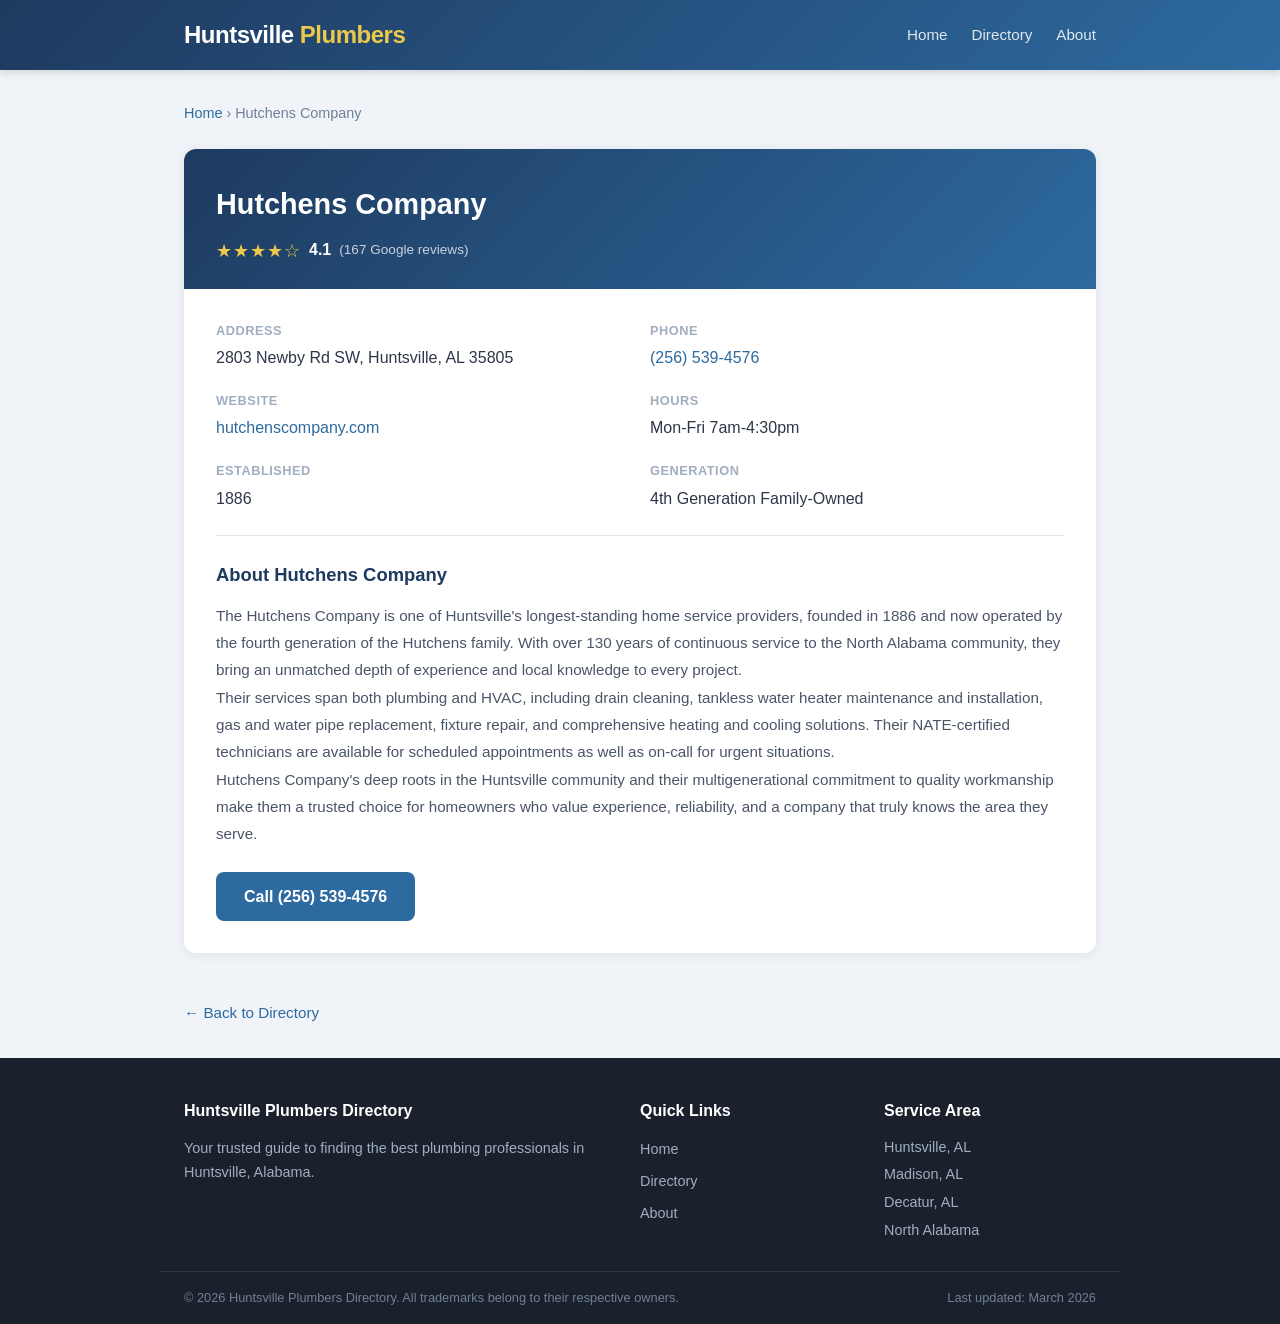
<file: companies/hutchens.html>
<!DOCTYPE html>
<html lang="en">
<head>
    <meta charset="UTF-8">
    <meta name="viewport" content="width=device-width, initial-scale=1.0">
    <title>Hutchens Company | Huntsville Plumbers Directory</title>
    <meta name="description" content="Hutchens Company - serving Huntsville since 1886. Fourth-generation family-owned plumbing and HVAC company. Drain cleaning, water heaters, gas piping.">
    <link rel="stylesheet" href="../styles.css">
</head>
<body>

<header class="site-header">
    <div class="header-top">
        <div class="header-logo"><a href="../">Huntsville <span>Plumbers</span></a></div>
        <nav class="header-nav">
            <a href="../">Home</a>
            <a href="../#directory">Directory</a>
            <a href="../#about">About</a>
        </nav>
    </div>
</header>

<div class="container">
    <div class="breadcrumb">
        <a href="../">Home</a> &rsaquo; Hutchens Company
    </div>

    <div class="detail-card">
        <div class="detail-header">
            <h1>Hutchens Company</h1>
            <div class="detail-rating">
                <span class="stars">&#9733;&#9733;&#9733;&#9733;&#9734;</span>
                <strong>4.1</strong>
                <span class="review-count">(167 Google reviews)</span>
            </div>
        </div>
        <div class="detail-body">
            <div class="detail-info-grid">
                <div class="detail-info-item">
                    <span class="label">Address</span>
                    <span class="value">2803 Newby Rd SW, Huntsville, AL 35805</span>
                </div>
                <div class="detail-info-item">
                    <span class="label">Phone</span>
                    <span class="value"><a href="tel:+12565394576" rel="nofollow" target="_blank">(256) 539-4576</a></span>
                </div>
                <div class="detail-info-item">
                    <span class="label">Website</span>
                    <span class="value"><a href="https://www.hutchenscompany.com/" rel="nofollow" target="_blank">hutchenscompany.com</a></span>
                </div>
                <div class="detail-info-item">
                    <span class="label">Hours</span>
                    <span class="value">Mon-Fri 7am-4:30pm</span>
                </div>
                <div class="detail-info-item">
                    <span class="label">Established</span>
                    <span class="value">1886</span>
                </div>
                <div class="detail-info-item">
                    <span class="label">Generation</span>
                    <span class="value">4th Generation Family-Owned</span>
                </div>
            </div>
            <div class="detail-description">
                <h2>About Hutchens Company</h2>
                <p>The Hutchens Company is one of Huntsville's longest-standing home service providers, founded in 1886 and now operated by the fourth generation of the Hutchens family. With over 130 years of continuous service to the North Alabama community, they bring an unmatched depth of experience and local knowledge to every project.</p>
                <p>Their services span both plumbing and HVAC, including drain cleaning, tankless water heater maintenance and installation, gas and water pipe replacement, fixture repair, and comprehensive heating and cooling solutions. Their NATE-certified technicians are available for scheduled appointments as well as on-call for urgent situations.</p>
                <p>Hutchens Company's deep roots in the Huntsville community and their multigenerational commitment to quality workmanship make them a trusted choice for homeowners who value experience, reliability, and a company that truly knows the area they serve.</p>
            </div>
            <a href="tel:+12565394576" class="cta-button" rel="nofollow" target="_blank">Call (256) 539-4576</a>
        </div>
    </div>

    <a href="../" class="back-link">&larr; Back to Directory</a>
</div>

<footer class="site-footer">
    <div class="footer-inner">
        <div class="footer-about">
            <h3>Huntsville Plumbers Directory</h3>
            <p>Your trusted guide to finding the best plumbing professionals in Huntsville, Alabama.</p>
        </div>
        <div class="footer-links">
            <h3>Quick Links</h3>
            <ul>
                <li><a href="../">Home</a></li>
                <li><a href="../#directory">Directory</a></li>
                <li><a href="../#about">About</a></li>
            </ul>
        </div>
        <div class="footer-contact">
            <h3>Service Area</h3>
            <p>Huntsville, AL</p>
            <p>Madison, AL</p>
            <p>Decatur, AL</p>
            <p>North Alabama</p>
        </div>
    </div>
    <div class="footer-bottom">
        <span>&copy; 2026 Huntsville Plumbers Directory. All trademarks belong to their respective owners.</span>
        <span>Last updated: March 2026</span>
    </div>
</footer>

</body>
</html>
</file>
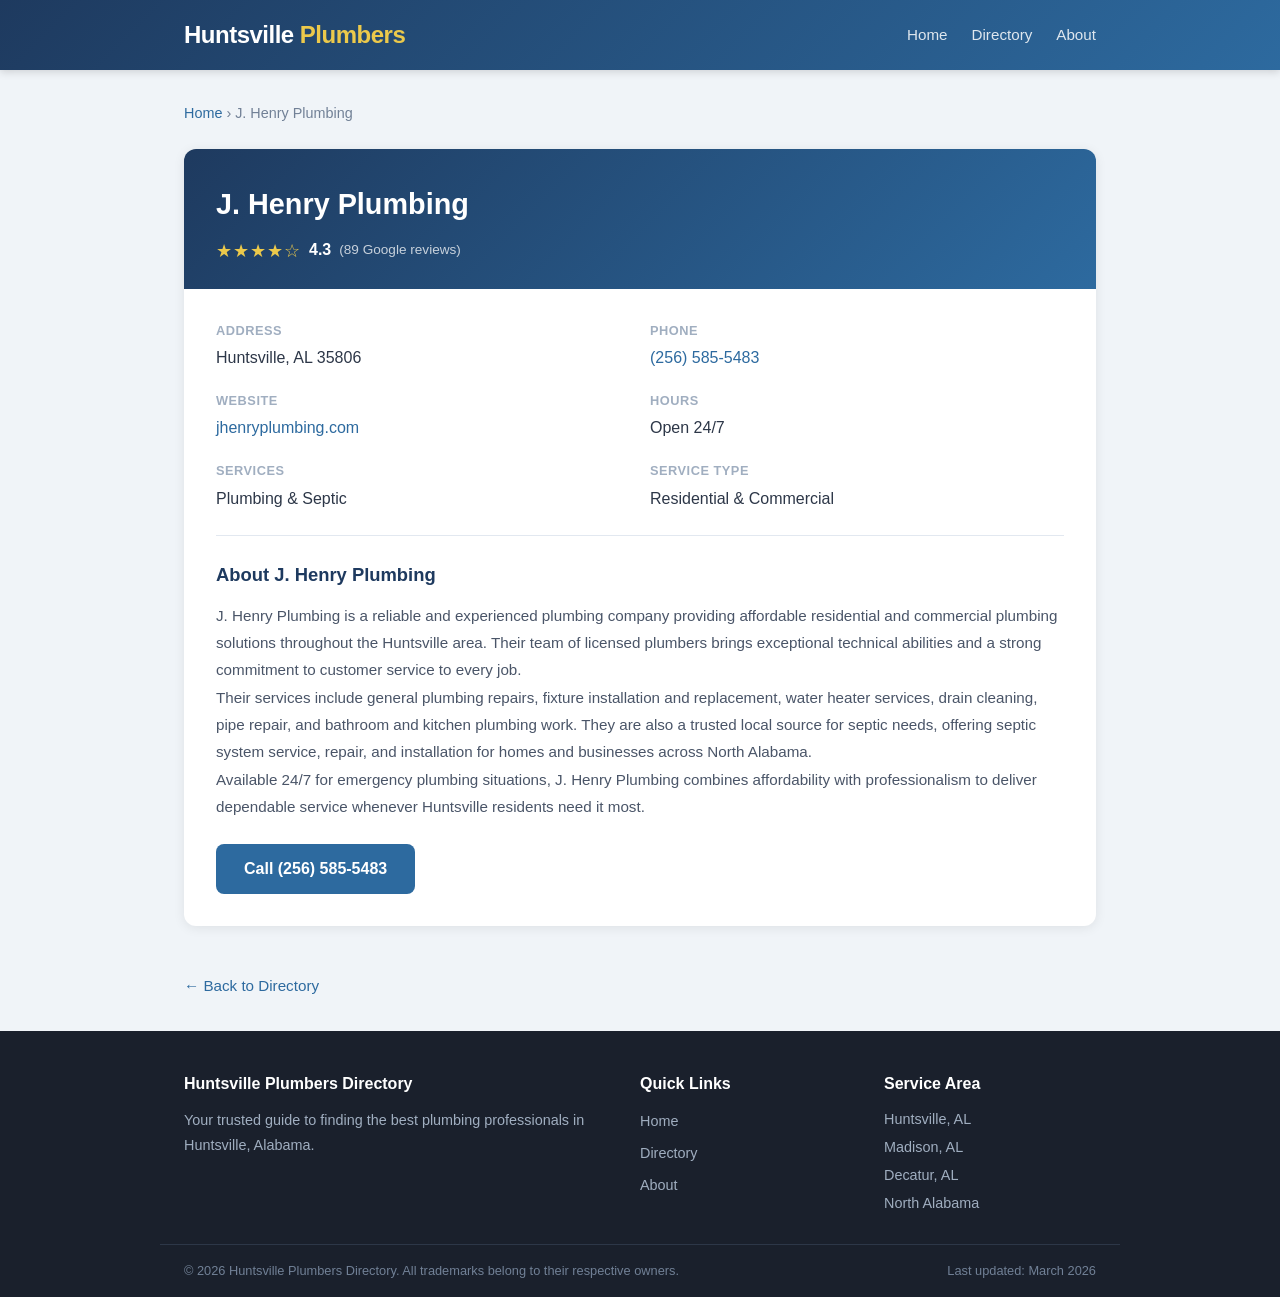
<file: companies/j-henry.html>
<!DOCTYPE html>
<html lang="en">
<head>
    <meta charset="UTF-8">
    <meta name="viewport" content="width=device-width, initial-scale=1.0">
    <title>J. Henry Plumbing | Huntsville Plumbers Directory</title>
    <meta name="description" content="J. Henry Plumbing in Huntsville, AL. Reliable, affordable residential and commercial plumbing. 24/7 emergency service. Septic installation and repair.">
    <link rel="stylesheet" href="../styles.css">
</head>
<body>

<header class="site-header">
    <div class="header-top">
        <div class="header-logo"><a href="../">Huntsville <span>Plumbers</span></a></div>
        <nav class="header-nav">
            <a href="../">Home</a>
            <a href="../#directory">Directory</a>
            <a href="../#about">About</a>
        </nav>
    </div>
</header>

<div class="container">
    <div class="breadcrumb">
        <a href="../">Home</a> &rsaquo; J. Henry Plumbing
    </div>

    <div class="detail-card">
        <div class="detail-header">
            <h1>J. Henry Plumbing</h1>
            <div class="detail-rating">
                <span class="stars">&#9733;&#9733;&#9733;&#9733;&#9734;</span>
                <strong>4.3</strong>
                <span class="review-count">(89 Google reviews)</span>
            </div>
        </div>
        <div class="detail-body">
            <div class="detail-info-grid">
                <div class="detail-info-item">
                    <span class="label">Address</span>
                    <span class="value">Huntsville, AL 35806</span>
                </div>
                <div class="detail-info-item">
                    <span class="label">Phone</span>
                    <span class="value"><a href="tel:+12565855483" rel="nofollow" target="_blank">(256) 585-5483</a></span>
                </div>
                <div class="detail-info-item">
                    <span class="label">Website</span>
                    <span class="value"><a href="https://www.jhenryplumbing.com/" rel="nofollow" target="_blank">jhenryplumbing.com</a></span>
                </div>
                <div class="detail-info-item">
                    <span class="label">Hours</span>
                    <span class="value">Open 24/7</span>
                </div>
                <div class="detail-info-item">
                    <span class="label">Services</span>
                    <span class="value">Plumbing &amp; Septic</span>
                </div>
                <div class="detail-info-item">
                    <span class="label">Service Type</span>
                    <span class="value">Residential &amp; Commercial</span>
                </div>
            </div>
            <div class="detail-description">
                <h2>About J. Henry Plumbing</h2>
                <p>J. Henry Plumbing is a reliable and experienced plumbing company providing affordable residential and commercial plumbing solutions throughout the Huntsville area. Their team of licensed plumbers brings exceptional technical abilities and a strong commitment to customer service to every job.</p>
                <p>Their services include general plumbing repairs, fixture installation and replacement, water heater services, drain cleaning, pipe repair, and bathroom and kitchen plumbing work. They are also a trusted local source for septic needs, offering septic system service, repair, and installation for homes and businesses across North Alabama.</p>
                <p>Available 24/7 for emergency plumbing situations, J. Henry Plumbing combines affordability with professionalism to deliver dependable service whenever Huntsville residents need it most.</p>
            </div>
            <a href="tel:+12565855483" class="cta-button" rel="nofollow" target="_blank">Call (256) 585-5483</a>
        </div>
    </div>

    <a href="../" class="back-link">&larr; Back to Directory</a>
</div>

<footer class="site-footer">
    <div class="footer-inner">
        <div class="footer-about">
            <h3>Huntsville Plumbers Directory</h3>
            <p>Your trusted guide to finding the best plumbing professionals in Huntsville, Alabama.</p>
        </div>
        <div class="footer-links">
            <h3>Quick Links</h3>
            <ul>
                <li><a href="../">Home</a></li>
                <li><a href="../#directory">Directory</a></li>
                <li><a href="../#about">About</a></li>
            </ul>
        </div>
        <div class="footer-contact">
            <h3>Service Area</h3>
            <p>Huntsville, AL</p>
            <p>Madison, AL</p>
            <p>Decatur, AL</p>
            <p>North Alabama</p>
        </div>
    </div>
    <div class="footer-bottom">
        <span>&copy; 2026 Huntsville Plumbers Directory. All trademarks belong to their respective owners.</span>
        <span>Last updated: March 2026</span>
    </div>
</footer>

</body>
</html>
</file>
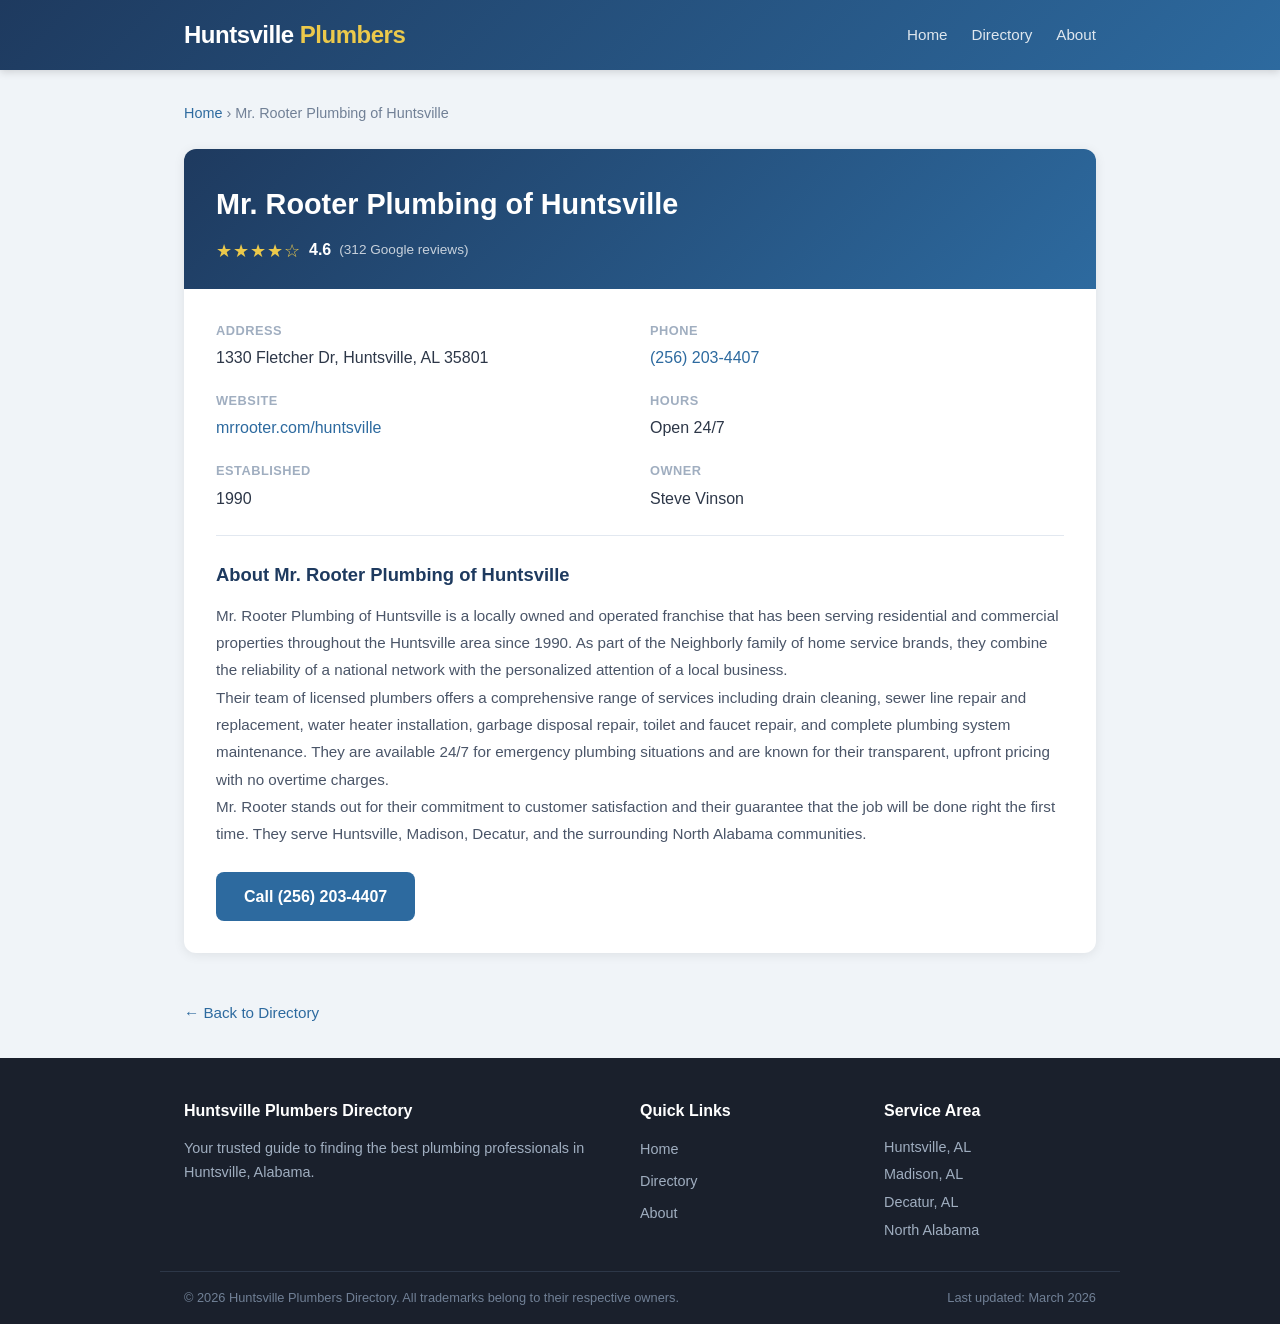
<file: companies/mr-rooter.html>
<!DOCTYPE html>
<html lang="en">
<head>
    <meta charset="UTF-8">
    <meta name="viewport" content="width=device-width, initial-scale=1.0">
    <title>Mr. Rooter Plumbing of Huntsville | Huntsville Plumbers Directory</title>
    <meta name="description" content="Mr. Rooter Plumbing of Huntsville - locally owned plumbing company serving Huntsville, AL since 1990. 24/7 emergency service, drain cleaning, sewer repair.">
    <link rel="stylesheet" href="../styles.css">
</head>
<body>

<header class="site-header">
    <div class="header-top">
        <div class="header-logo"><a href="../">Huntsville <span>Plumbers</span></a></div>
        <nav class="header-nav">
            <a href="../">Home</a>
            <a href="../#directory">Directory</a>
            <a href="../#about">About</a>
        </nav>
    </div>
</header>

<div class="container">
    <div class="breadcrumb">
        <a href="../">Home</a> &rsaquo; Mr. Rooter Plumbing of Huntsville
    </div>

    <div class="detail-card">
        <div class="detail-header">
            <h1>Mr. Rooter Plumbing of Huntsville</h1>
            <div class="detail-rating">
                <span class="stars">&#9733;&#9733;&#9733;&#9733;&#9734;</span>
                <strong>4.6</strong>
                <span class="review-count">(312 Google reviews)</span>
            </div>
        </div>
        <div class="detail-body">
            <div class="detail-info-grid">
                <div class="detail-info-item">
                    <span class="label">Address</span>
                    <span class="value">1330 Fletcher Dr, Huntsville, AL 35801</span>
                </div>
                <div class="detail-info-item">
                    <span class="label">Phone</span>
                    <span class="value"><a href="tel:+12562034407" rel="nofollow" target="_blank">(256) 203-4407</a></span>
                </div>
                <div class="detail-info-item">
                    <span class="label">Website</span>
                    <span class="value"><a href="https://www.mrrooter.com/huntsville/" rel="nofollow" target="_blank">mrrooter.com/huntsville</a></span>
                </div>
                <div class="detail-info-item">
                    <span class="label">Hours</span>
                    <span class="value">Open 24/7</span>
                </div>
                <div class="detail-info-item">
                    <span class="label">Established</span>
                    <span class="value">1990</span>
                </div>
                <div class="detail-info-item">
                    <span class="label">Owner</span>
                    <span class="value">Steve Vinson</span>
                </div>
            </div>
            <div class="detail-description">
                <h2>About Mr. Rooter Plumbing of Huntsville</h2>
                <p>Mr. Rooter Plumbing of Huntsville is a locally owned and operated franchise that has been serving residential and commercial properties throughout the Huntsville area since 1990. As part of the Neighborly family of home service brands, they combine the reliability of a national network with the personalized attention of a local business.</p>
                <p>Their team of licensed plumbers offers a comprehensive range of services including drain cleaning, sewer line repair and replacement, water heater installation, garbage disposal repair, toilet and faucet repair, and complete plumbing system maintenance. They are available 24/7 for emergency plumbing situations and are known for their transparent, upfront pricing with no overtime charges.</p>
                <p>Mr. Rooter stands out for their commitment to customer satisfaction and their guarantee that the job will be done right the first time. They serve Huntsville, Madison, Decatur, and the surrounding North Alabama communities.</p>
            </div>
            <a href="tel:+12562034407" class="cta-button" rel="nofollow" target="_blank">Call (256) 203-4407</a>
        </div>
    </div>

    <a href="../" class="back-link">&larr; Back to Directory</a>
</div>

<footer class="site-footer">
    <div class="footer-inner">
        <div class="footer-about">
            <h3>Huntsville Plumbers Directory</h3>
            <p>Your trusted guide to finding the best plumbing professionals in Huntsville, Alabama.</p>
        </div>
        <div class="footer-links">
            <h3>Quick Links</h3>
            <ul>
                <li><a href="../">Home</a></li>
                <li><a href="../#directory">Directory</a></li>
                <li><a href="../#about">About</a></li>
            </ul>
        </div>
        <div class="footer-contact">
            <h3>Service Area</h3>
            <p>Huntsville, AL</p>
            <p>Madison, AL</p>
            <p>Decatur, AL</p>
            <p>North Alabama</p>
        </div>
    </div>
    <div class="footer-bottom">
        <span>&copy; 2026 Huntsville Plumbers Directory. All trademarks belong to their respective owners.</span>
        <span>Last updated: March 2026</span>
    </div>
</footer>

</body>
</html>
</file>
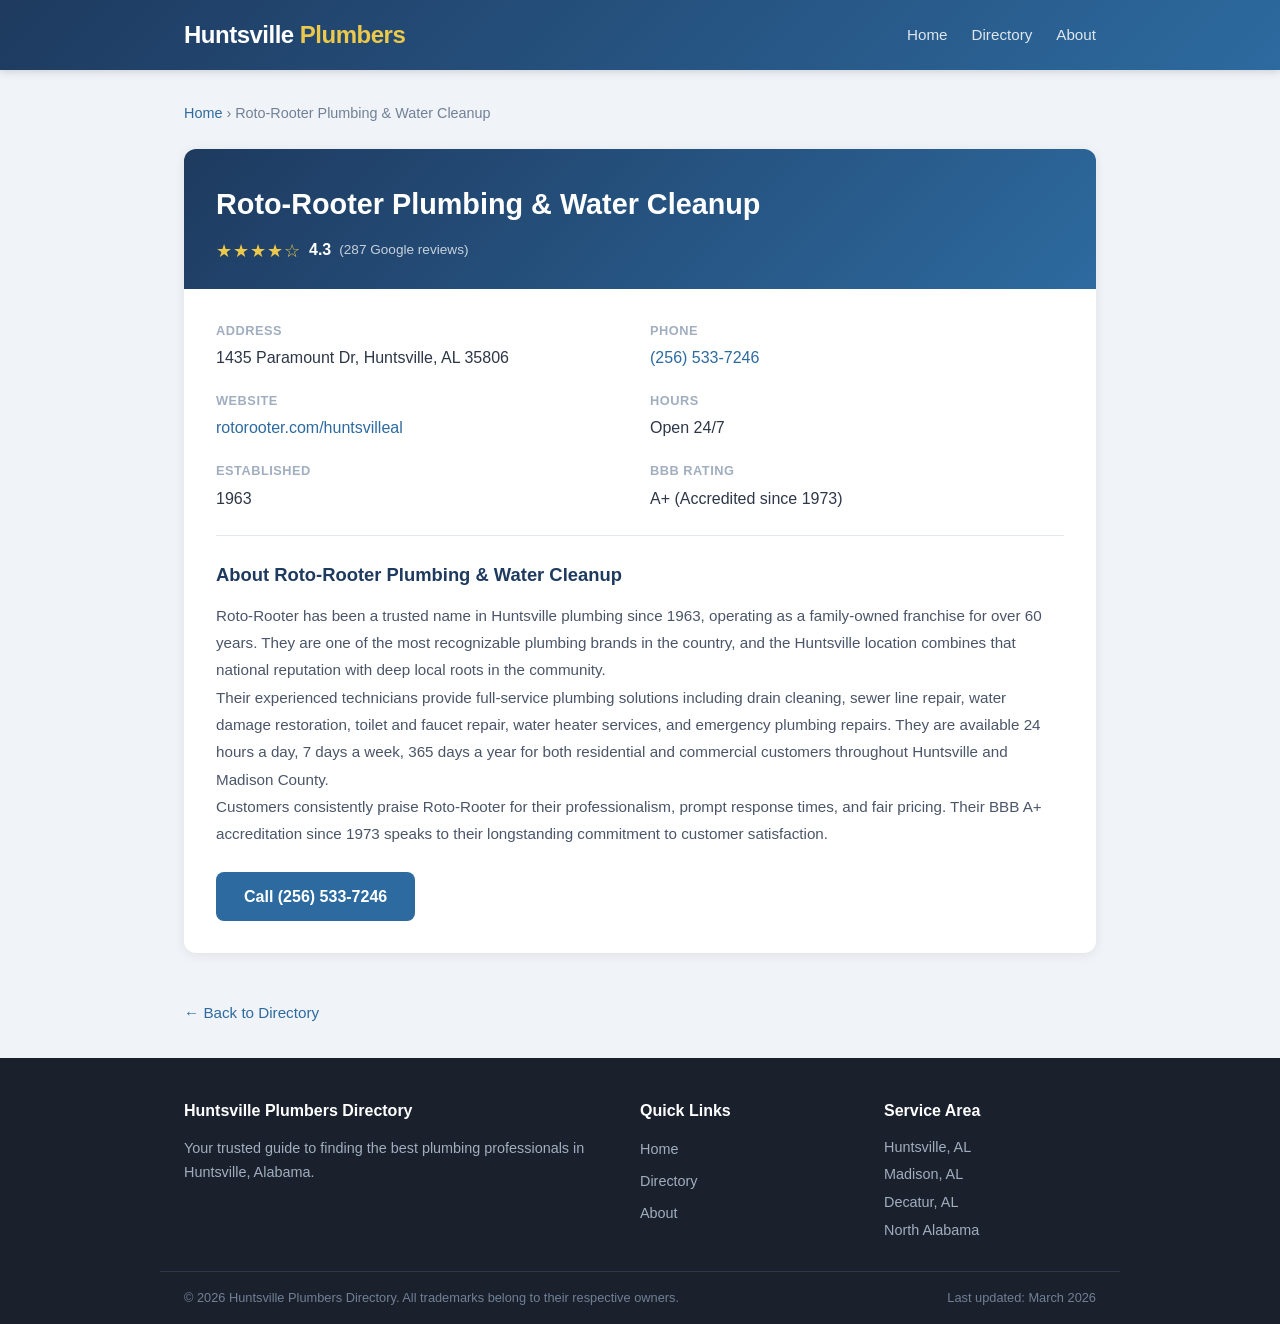
<file: companies/roto-rooter.html>
<!DOCTYPE html>
<html lang="en">
<head>
    <meta charset="UTF-8">
    <meta name="viewport" content="width=device-width, initial-scale=1.0">
    <title>Roto-Rooter Plumbing &amp; Water Cleanup | Huntsville Plumbers Directory</title>
    <meta name="description" content="Roto-Rooter Plumbing & Water Cleanup in Huntsville, AL. Family-owned since 1963, providing 24/7 plumbing, drain cleaning, and water damage restoration.">
    <link rel="stylesheet" href="../styles.css">
</head>
<body>

<header class="site-header">
    <div class="header-top">
        <div class="header-logo"><a href="../">Huntsville <span>Plumbers</span></a></div>
        <nav class="header-nav">
            <a href="../">Home</a>
            <a href="../#directory">Directory</a>
            <a href="../#about">About</a>
        </nav>
    </div>
</header>

<div class="container">
    <div class="breadcrumb">
        <a href="../">Home</a> &rsaquo; Roto-Rooter Plumbing &amp; Water Cleanup
    </div>

    <div class="detail-card">
        <div class="detail-header">
            <h1>Roto-Rooter Plumbing &amp; Water Cleanup</h1>
            <div class="detail-rating">
                <span class="stars">&#9733;&#9733;&#9733;&#9733;&#9734;</span>
                <strong>4.3</strong>
                <span class="review-count">(287 Google reviews)</span>
            </div>
        </div>
        <div class="detail-body">
            <div class="detail-info-grid">
                <div class="detail-info-item">
                    <span class="label">Address</span>
                    <span class="value">1435 Paramount Dr, Huntsville, AL 35806</span>
                </div>
                <div class="detail-info-item">
                    <span class="label">Phone</span>
                    <span class="value"><a href="tel:+12565337246" rel="nofollow" target="_blank">(256) 533-7246</a></span>
                </div>
                <div class="detail-info-item">
                    <span class="label">Website</span>
                    <span class="value"><a href="https://www.rotorooter.com/huntsvilleal/" rel="nofollow" target="_blank">rotorooter.com/huntsvilleal</a></span>
                </div>
                <div class="detail-info-item">
                    <span class="label">Hours</span>
                    <span class="value">Open 24/7</span>
                </div>
                <div class="detail-info-item">
                    <span class="label">Established</span>
                    <span class="value">1963</span>
                </div>
                <div class="detail-info-item">
                    <span class="label">BBB Rating</span>
                    <span class="value">A+ (Accredited since 1973)</span>
                </div>
            </div>
            <div class="detail-description">
                <h2>About Roto-Rooter Plumbing &amp; Water Cleanup</h2>
                <p>Roto-Rooter has been a trusted name in Huntsville plumbing since 1963, operating as a family-owned franchise for over 60 years. They are one of the most recognizable plumbing brands in the country, and the Huntsville location combines that national reputation with deep local roots in the community.</p>
                <p>Their experienced technicians provide full-service plumbing solutions including drain cleaning, sewer line repair, water damage restoration, toilet and faucet repair, water heater services, and emergency plumbing repairs. They are available 24 hours a day, 7 days a week, 365 days a year for both residential and commercial customers throughout Huntsville and Madison County.</p>
                <p>Customers consistently praise Roto-Rooter for their professionalism, prompt response times, and fair pricing. Their BBB A+ accreditation since 1973 speaks to their longstanding commitment to customer satisfaction.</p>
            </div>
            <a href="tel:+12565337246" class="cta-button" rel="nofollow" target="_blank">Call (256) 533-7246</a>
        </div>
    </div>

    <a href="../" class="back-link">&larr; Back to Directory</a>
</div>

<footer class="site-footer">
    <div class="footer-inner">
        <div class="footer-about">
            <h3>Huntsville Plumbers Directory</h3>
            <p>Your trusted guide to finding the best plumbing professionals in Huntsville, Alabama.</p>
        </div>
        <div class="footer-links">
            <h3>Quick Links</h3>
            <ul>
                <li><a href="../">Home</a></li>
                <li><a href="../#directory">Directory</a></li>
                <li><a href="../#about">About</a></li>
            </ul>
        </div>
        <div class="footer-contact">
            <h3>Service Area</h3>
            <p>Huntsville, AL</p>
            <p>Madison, AL</p>
            <p>Decatur, AL</p>
            <p>North Alabama</p>
        </div>
    </div>
    <div class="footer-bottom">
        <span>&copy; 2026 Huntsville Plumbers Directory. All trademarks belong to their respective owners.</span>
        <span>Last updated: March 2026</span>
    </div>
</footer>

</body>
</html>
</file>
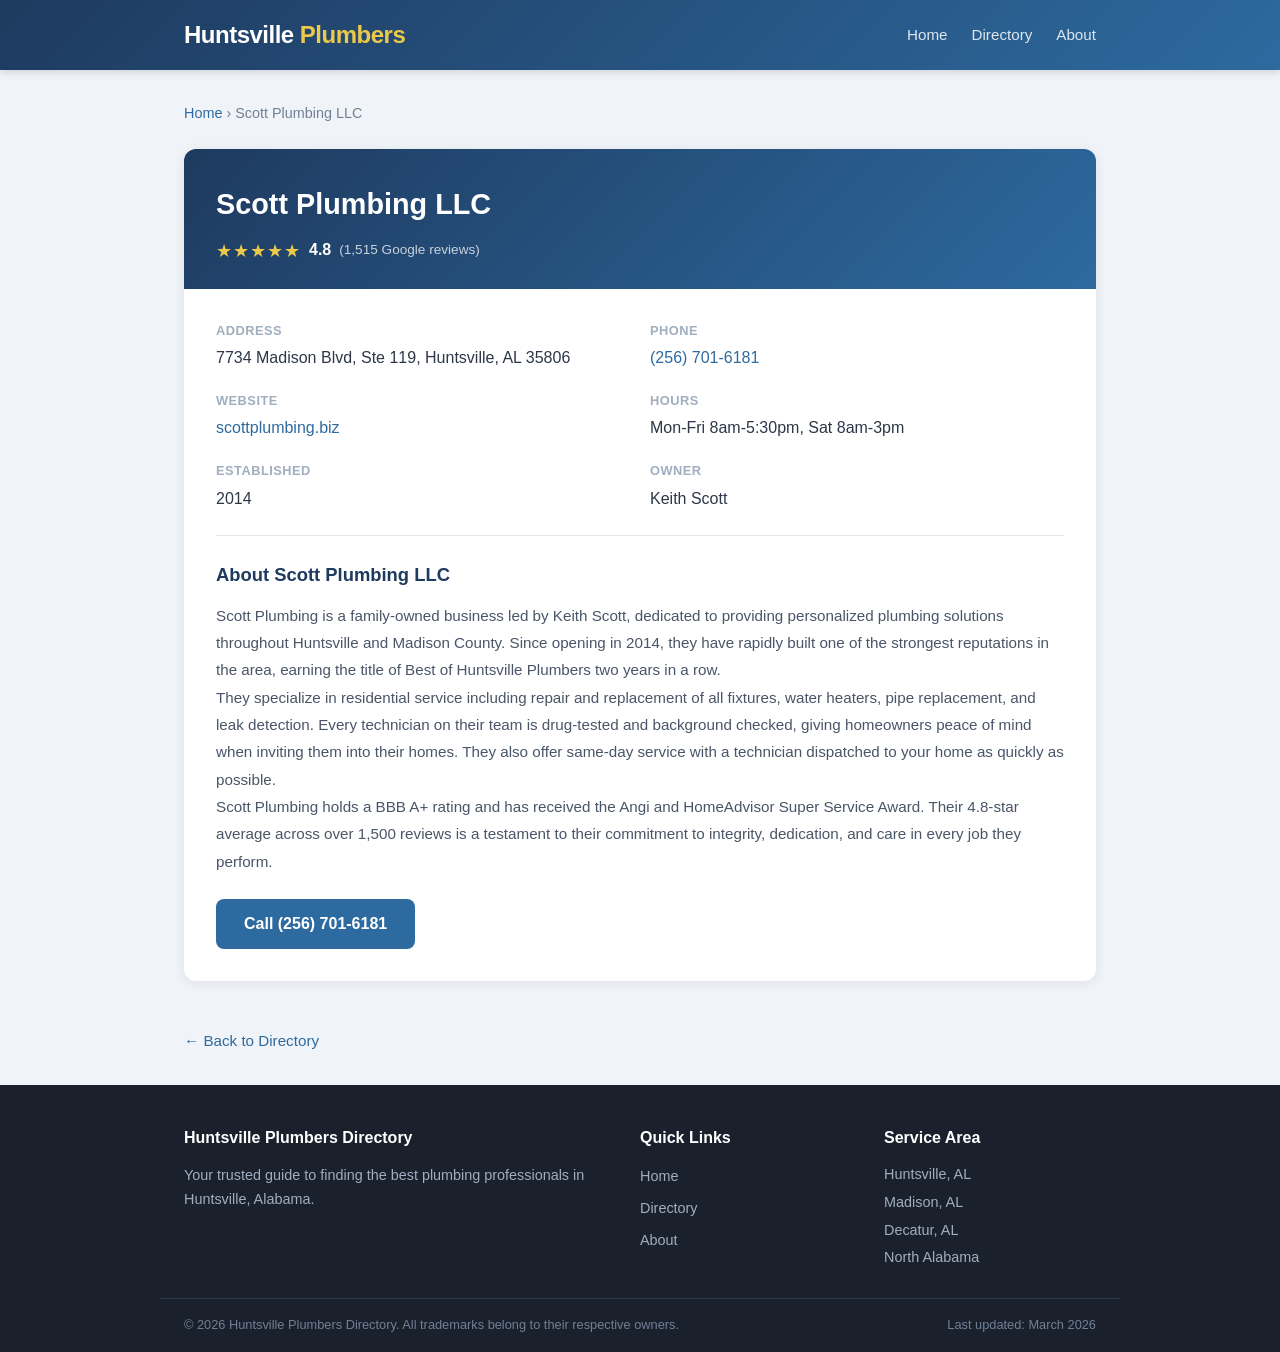
<file: companies/scott-plumbing.html>
<!DOCTYPE html>
<html lang="en">
<head>
    <meta charset="UTF-8">
    <meta name="viewport" content="width=device-width, initial-scale=1.0">
    <title>Scott Plumbing LLC | Huntsville Plumbers Directory</title>
    <meta name="description" content="Scott Plumbing LLC - family-owned plumbing company in Huntsville, AL. Best of Huntsville Plumbers two years running. Residential repairs, water heaters, leak detection.">
    <link rel="stylesheet" href="../styles.css">
</head>
<body>

<header class="site-header">
    <div class="header-top">
        <div class="header-logo"><a href="../">Huntsville <span>Plumbers</span></a></div>
        <nav class="header-nav">
            <a href="../">Home</a>
            <a href="../#directory">Directory</a>
            <a href="../#about">About</a>
        </nav>
    </div>
</header>

<div class="container">
    <div class="breadcrumb">
        <a href="../">Home</a> &rsaquo; Scott Plumbing LLC
    </div>

    <div class="detail-card">
        <div class="detail-header">
            <h1>Scott Plumbing LLC</h1>
            <div class="detail-rating">
                <span class="stars">&#9733;&#9733;&#9733;&#9733;&#9733;</span>
                <strong>4.8</strong>
                <span class="review-count">(1,515 Google reviews)</span>
            </div>
        </div>
        <div class="detail-body">
            <div class="detail-info-grid">
                <div class="detail-info-item">
                    <span class="label">Address</span>
                    <span class="value">7734 Madison Blvd, Ste 119, Huntsville, AL 35806</span>
                </div>
                <div class="detail-info-item">
                    <span class="label">Phone</span>
                    <span class="value"><a href="tel:+12567016181" rel="nofollow" target="_blank">(256) 701-6181</a></span>
                </div>
                <div class="detail-info-item">
                    <span class="label">Website</span>
                    <span class="value"><a href="https://scottplumbing.biz/" rel="nofollow" target="_blank">scottplumbing.biz</a></span>
                </div>
                <div class="detail-info-item">
                    <span class="label">Hours</span>
                    <span class="value">Mon-Fri 8am-5:30pm, Sat 8am-3pm</span>
                </div>
                <div class="detail-info-item">
                    <span class="label">Established</span>
                    <span class="value">2014</span>
                </div>
                <div class="detail-info-item">
                    <span class="label">Owner</span>
                    <span class="value">Keith Scott</span>
                </div>
            </div>
            <div class="detail-description">
                <h2>About Scott Plumbing LLC</h2>
                <p>Scott Plumbing is a family-owned business led by Keith Scott, dedicated to providing personalized plumbing solutions throughout Huntsville and Madison County. Since opening in 2014, they have rapidly built one of the strongest reputations in the area, earning the title of Best of Huntsville Plumbers two years in a row.</p>
                <p>They specialize in residential service including repair and replacement of all fixtures, water heaters, pipe replacement, and leak detection. Every technician on their team is drug-tested and background checked, giving homeowners peace of mind when inviting them into their homes. They also offer same-day service with a technician dispatched to your home as quickly as possible.</p>
                <p>Scott Plumbing holds a BBB A+ rating and has received the Angi and HomeAdvisor Super Service Award. Their 4.8-star average across over 1,500 reviews is a testament to their commitment to integrity, dedication, and care in every job they perform.</p>
            </div>
            <a href="tel:+12567016181" class="cta-button" rel="nofollow" target="_blank">Call (256) 701-6181</a>
        </div>
    </div>

    <a href="../" class="back-link">&larr; Back to Directory</a>
</div>

<footer class="site-footer">
    <div class="footer-inner">
        <div class="footer-about">
            <h3>Huntsville Plumbers Directory</h3>
            <p>Your trusted guide to finding the best plumbing professionals in Huntsville, Alabama.</p>
        </div>
        <div class="footer-links">
            <h3>Quick Links</h3>
            <ul>
                <li><a href="../">Home</a></li>
                <li><a href="../#directory">Directory</a></li>
                <li><a href="../#about">About</a></li>
            </ul>
        </div>
        <div class="footer-contact">
            <h3>Service Area</h3>
            <p>Huntsville, AL</p>
            <p>Madison, AL</p>
            <p>Decatur, AL</p>
            <p>North Alabama</p>
        </div>
    </div>
    <div class="footer-bottom">
        <span>&copy; 2026 Huntsville Plumbers Directory. All trademarks belong to their respective owners.</span>
        <span>Last updated: March 2026</span>
    </div>
</footer>

</body>
</html>
</file>
<file: styles.css>
* {
    margin: 0;
    padding: 0;
    box-sizing: border-box;
}

body {
    font-family: 'Segoe UI', Tahoma, Geneva, Verdana, sans-serif;
    background-color: #f0f4f8;
    color: #1a202c;
    line-height: 1.6;
    min-height: 100vh;
    display: flex;
    flex-direction: column;
}

a {
    color: #2d6a9f;
    text-decoration: none;
}

a:hover {
    text-decoration: underline;
}

/* ── Header ── */
.site-header {
    background: linear-gradient(135deg, #1e3a5f 0%, #2d6a9f 100%);
    color: white;
    padding: 0;
    box-shadow: 0 2px 8px rgba(0,0,0,0.15);
}

.header-top {
    display: flex;
    align-items: center;
    justify-content: space-between;
    max-width: 960px;
    margin: 0 auto;
    padding: 1rem 1.5rem;
}

.header-logo a {
    color: white;
    font-size: 1.5rem;
    font-weight: 700;
    text-decoration: none;
    letter-spacing: -0.5px;
}

.header-logo span {
    color: #ecc94b;
}

.header-nav {
    display: flex;
    gap: 1.5rem;
    align-items: center;
}

.header-nav a {
    color: rgba(255,255,255,0.85);
    text-decoration: none;
    font-size: 0.95rem;
    font-weight: 500;
    transition: color 0.2s;
}

.header-nav a:hover {
    color: white;
    text-decoration: none;
}

.hero {
    background: linear-gradient(135deg, #163350 0%, #1e5280 100%);
    text-align: center;
    padding: 2.5rem 1rem 2rem;
}

.hero h1 {
    font-size: 2.2rem;
    margin-bottom: 0.5rem;
    color: white;
}

.hero p {
    font-size: 1.1rem;
    opacity: 0.88;
    max-width: 580px;
    margin: 0 auto;
    color: white;
}

/* ── Footer ── */
.site-footer {
    background: #1a202c;
    color: #a0aec0;
    margin-top: auto;
}

.footer-inner {
    max-width: 960px;
    margin: 0 auto;
    padding: 2.5rem 1.5rem 1.5rem;
    display: grid;
    grid-template-columns: 2fr 1fr 1fr;
    gap: 2rem;
}

.footer-about h3,
.footer-links h3,
.footer-contact h3 {
    color: white;
    font-size: 1rem;
    margin-bottom: 0.75rem;
}

.footer-about p {
    font-size: 0.9rem;
    line-height: 1.7;
}

.footer-links ul {
    list-style: none;
}

.footer-links li {
    margin-bottom: 0.4rem;
}

.footer-links a {
    color: #a0aec0;
    font-size: 0.9rem;
    transition: color 0.2s;
}

.footer-links a:hover {
    color: #ecc94b;
    text-decoration: none;
}

.footer-contact p {
    font-size: 0.9rem;
    margin-bottom: 0.3rem;
}

.footer-bottom {
    border-top: 1px solid #2d3748;
    max-width: 960px;
    margin: 0 auto;
    padding: 1rem 1.5rem;
    display: flex;
    justify-content: space-between;
    font-size: 0.8rem;
    color: #718096;
}

/* ── Container ── */
.container {
    max-width: 960px;
    margin: 0 auto;
    padding: 2rem 1.5rem;
    flex: 1;
}

/* ── Company Cards (listing) ── */
.company-card {
    background: white;
    border-radius: 12px;
    box-shadow: 0 2px 8px rgba(0,0,0,0.08);
    margin-bottom: 1.5rem;
    overflow: hidden;
    transition: box-shadow 0.2s, transform 0.2s;
}

.company-card:hover {
    box-shadow: 0 4px 20px rgba(0,0,0,0.13);
    transform: translateY(-2px);
}

.company-card a.card-link {
    text-decoration: none;
    color: inherit;
    display: block;
}

.company-card a.card-link:hover {
    text-decoration: none;
}

.card-header {
    display: flex;
    align-items: center;
    padding: 1.25rem 1.5rem;
    background: #f7fafc;
    border-bottom: 1px solid #e2e8f0;
}

.rank {
    background: #1e3a5f;
    color: white;
    width: 38px;
    height: 38px;
    border-radius: 50%;
    display: flex;
    align-items: center;
    justify-content: center;
    font-weight: 700;
    font-size: 1rem;
    margin-right: 1rem;
    flex-shrink: 0;
}

.rank.top {
    background: linear-gradient(135deg, #d69e2e, #ecc94b);
    color: #1a202c;
}

.card-header h2 {
    font-size: 1.3rem;
    color: #1e3a5f;
    flex: 1;
}

.card-summary {
    padding: 1rem 1.5rem;
    display: flex;
    align-items: center;
    justify-content: space-between;
    gap: 1rem;
}

.card-meta {
    display: flex;
    gap: 1.5rem;
    flex-wrap: wrap;
    font-size: 0.9rem;
    color: #4a5568;
}

.card-meta span {
    display: flex;
    align-items: center;
    gap: 0.3rem;
}

.stars {
    color: #ecc94b;
    font-size: 1rem;
    letter-spacing: 1px;
}

.review-count {
    color: #718096;
    font-size: 0.85rem;
}

.card-arrow {
    color: #2d6a9f;
    font-size: 1.3rem;
    font-weight: 700;
    flex-shrink: 0;
}

/* ── Detail Page ── */
.breadcrumb {
    font-size: 0.9rem;
    color: #718096;
    margin-bottom: 1.5rem;
}

.breadcrumb a {
    color: #2d6a9f;
}

.detail-card {
    background: white;
    border-radius: 12px;
    box-shadow: 0 2px 12px rgba(0,0,0,0.08);
    overflow: hidden;
    margin-bottom: 2rem;
}

.detail-header {
    background: linear-gradient(135deg, #1e3a5f 0%, #2d6a9f 100%);
    color: white;
    padding: 2rem 2rem 1.5rem;
}

.detail-header h1 {
    font-size: 1.8rem;
    margin-bottom: 0.5rem;
}

.detail-header .detail-rating {
    display: flex;
    align-items: center;
    gap: 0.5rem;
    font-size: 1rem;
}

.detail-header .stars {
    color: #ecc94b;
    font-size: 1.15rem;
}

.detail-header .review-count {
    color: rgba(255,255,255,0.75);
}

.detail-body {
    padding: 2rem;
}

.detail-info-grid {
    display: grid;
    grid-template-columns: 1fr 1fr;
    gap: 1.25rem;
    margin-bottom: 1.5rem;
}

.detail-info-item {
    display: flex;
    flex-direction: column;
    gap: 0.25rem;
}

.detail-info-item .label {
    font-size: 0.8rem;
    font-weight: 600;
    text-transform: uppercase;
    letter-spacing: 0.5px;
    color: #a0aec0;
}

.detail-info-item .value {
    font-size: 1rem;
    color: #2d3748;
}

.detail-info-item .value a {
    color: #2d6a9f;
}

.detail-description {
    border-top: 1px solid #e2e8f0;
    padding-top: 1.5rem;
}

.detail-description h2 {
    font-size: 1.15rem;
    color: #1e3a5f;
    margin-bottom: 0.75rem;
}

.detail-description p {
    color: #4a5568;
    font-size: 0.95rem;
    line-height: 1.8;
}

.cta-button {
    display: inline-block;
    background: #2d6a9f;
    color: white;
    padding: 0.75rem 1.75rem;
    border-radius: 8px;
    font-weight: 600;
    font-size: 1rem;
    margin-top: 1.5rem;
    transition: background 0.2s;
    text-decoration: none;
}

.cta-button:hover {
    background: #1e3a5f;
    text-decoration: none;
    color: white;
}

.back-link {
    display: inline-flex;
    align-items: center;
    gap: 0.4rem;
    margin-top: 1rem;
    font-size: 0.95rem;
    color: #2d6a9f;
}

/* ── Responsive ── */
@media (max-width: 700px) {
    .hero h1 {
        font-size: 1.5rem;
    }

    .hero p {
        font-size: 0.95rem;
    }

    .header-top {
        flex-direction: column;
        gap: 0.75rem;
    }

    .footer-inner {
        grid-template-columns: 1fr;
        gap: 1.5rem;
    }

    .footer-bottom {
        flex-direction: column;
        gap: 0.5rem;
        text-align: center;
    }

    .card-summary {
        flex-direction: column;
        align-items: flex-start;
    }

    .card-header h2 {
        font-size: 1.1rem;
    }

    .detail-info-grid {
        grid-template-columns: 1fr;
    }

    .detail-header h1 {
        font-size: 1.4rem;
    }

    .detail-body {
        padding: 1.25rem;
    }
}
</file>
